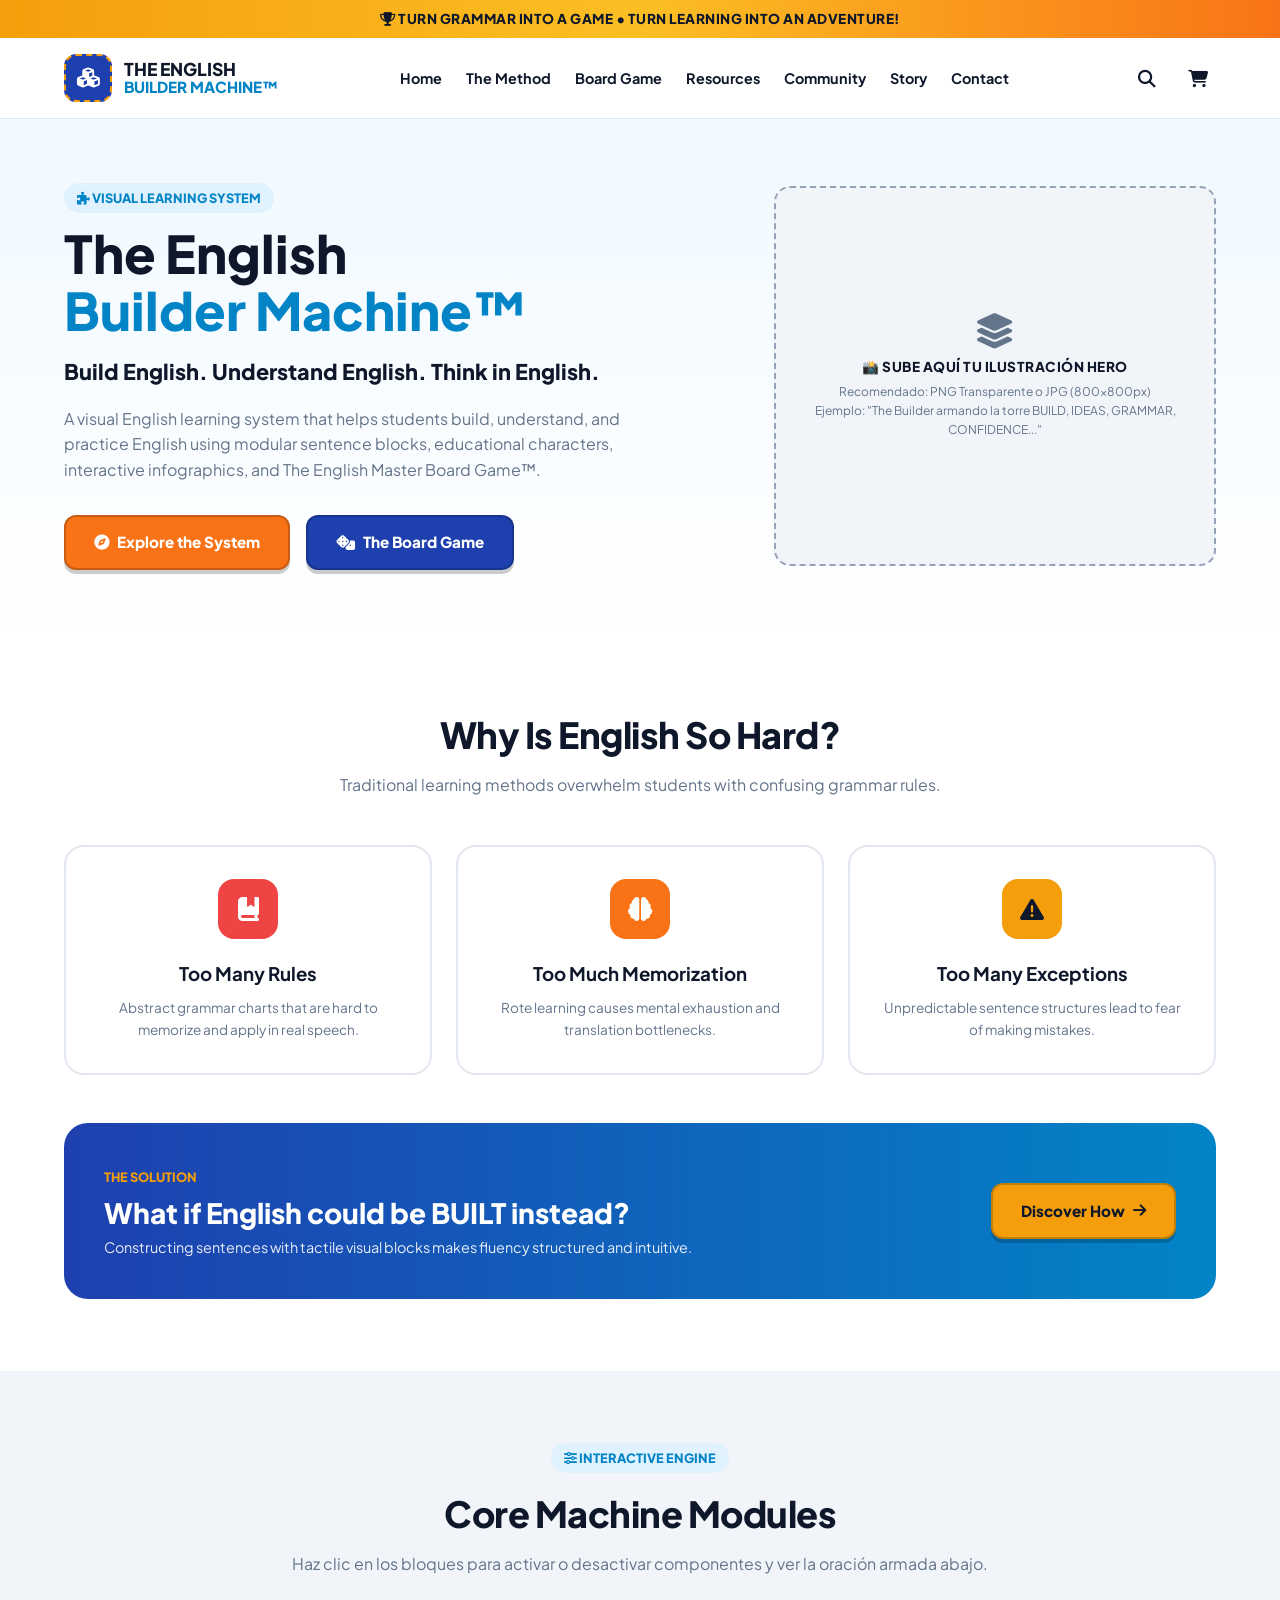
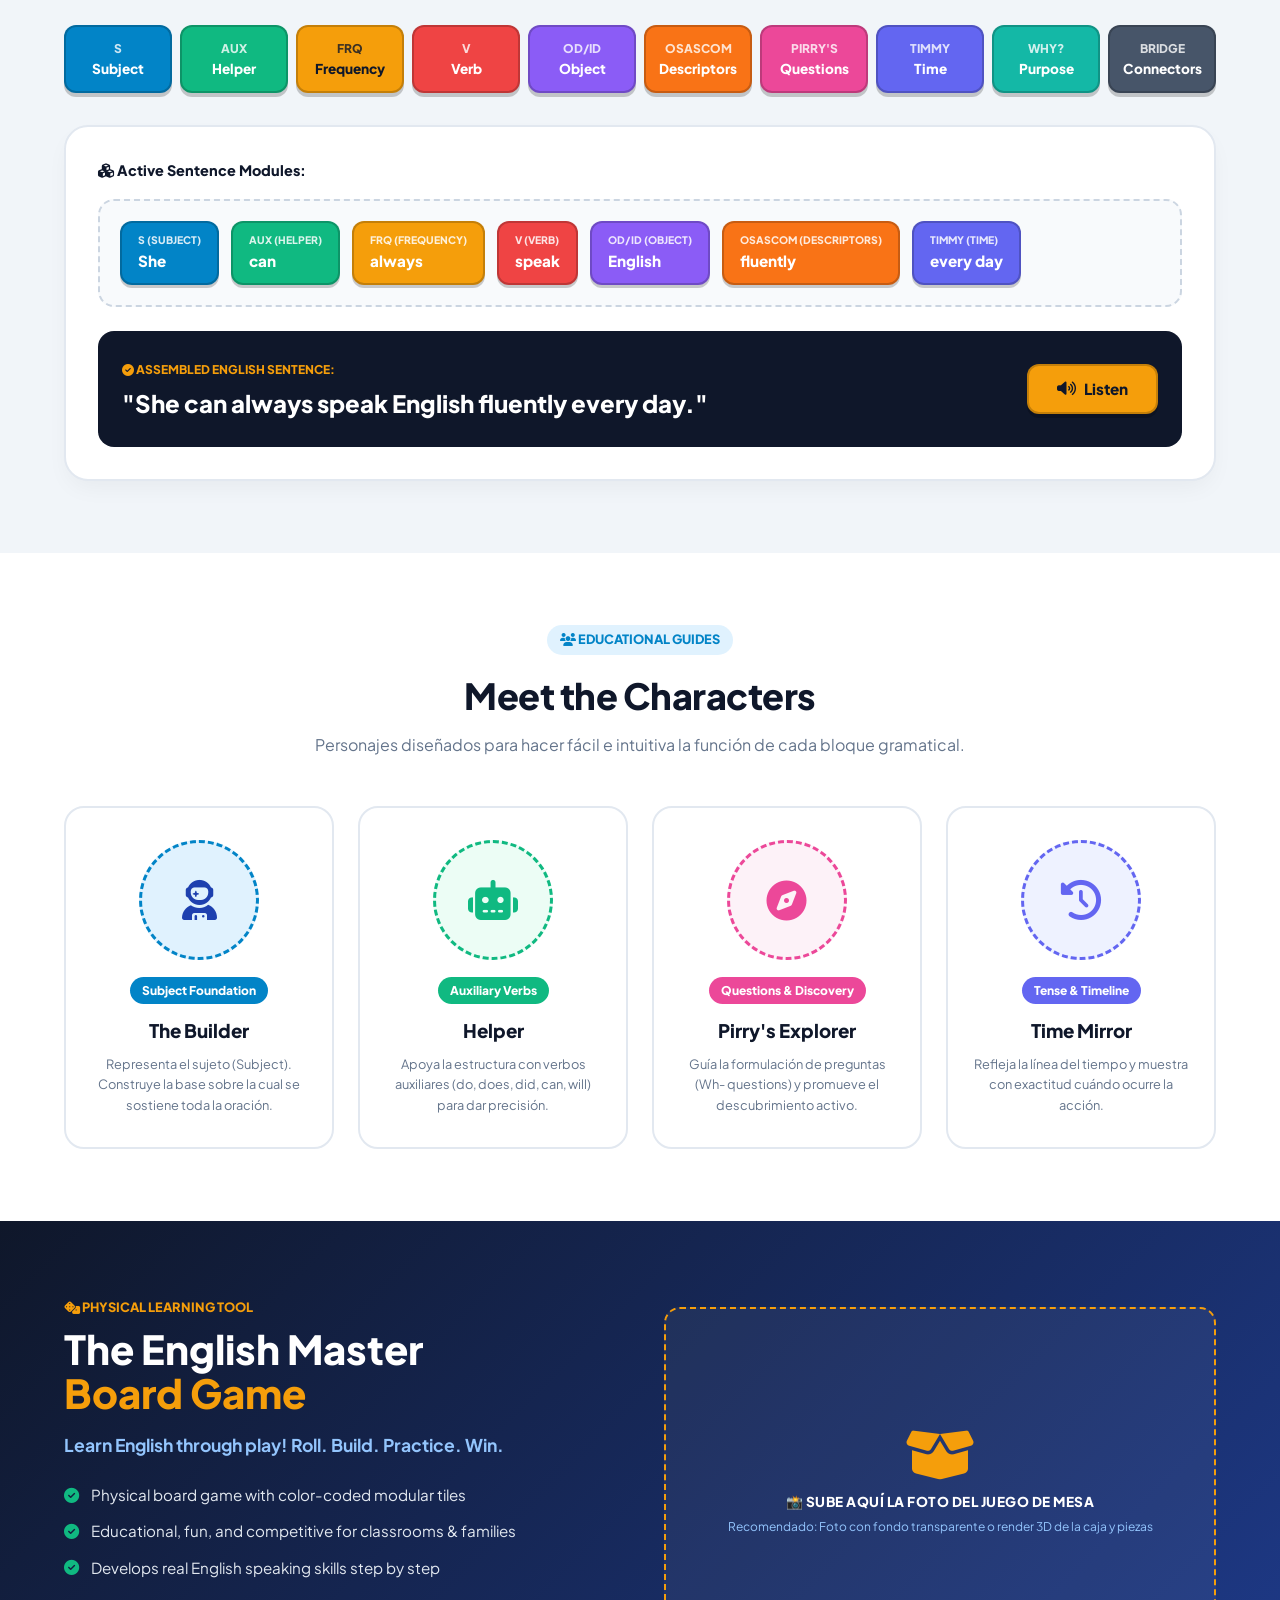
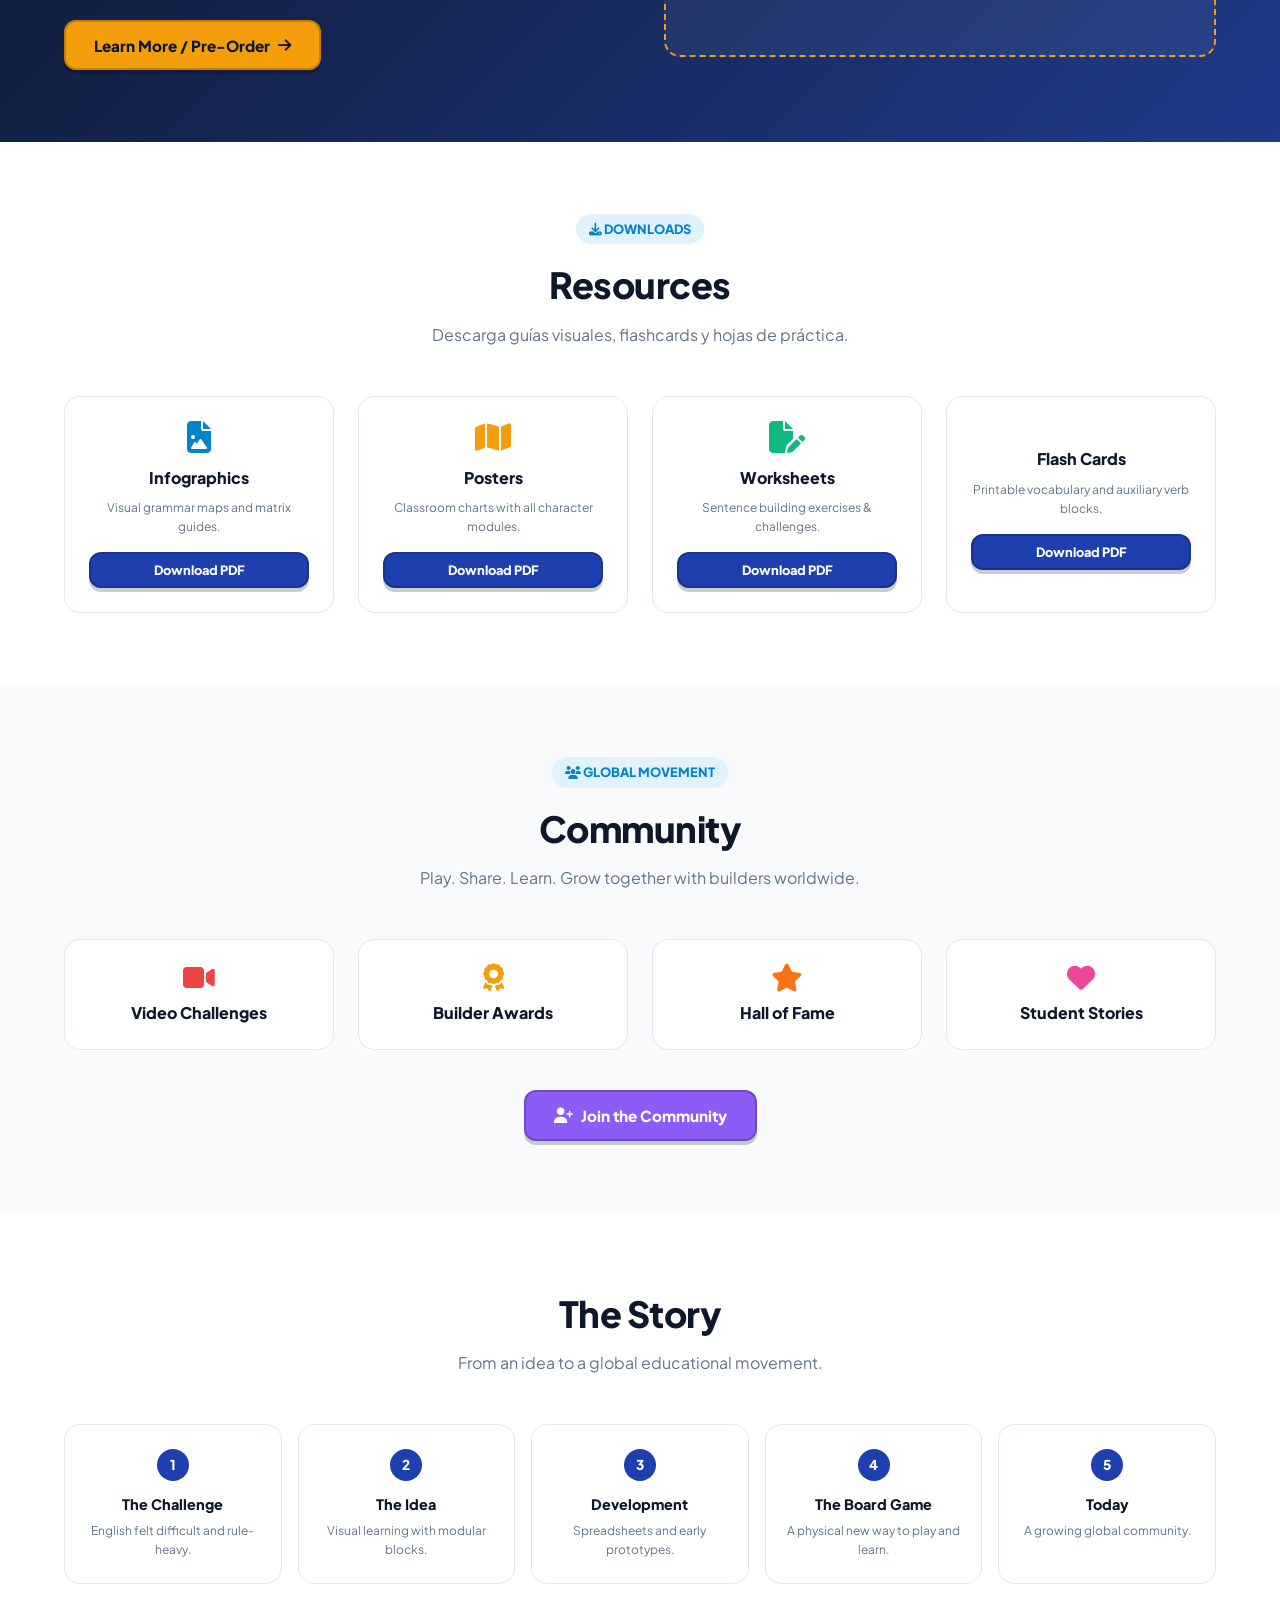
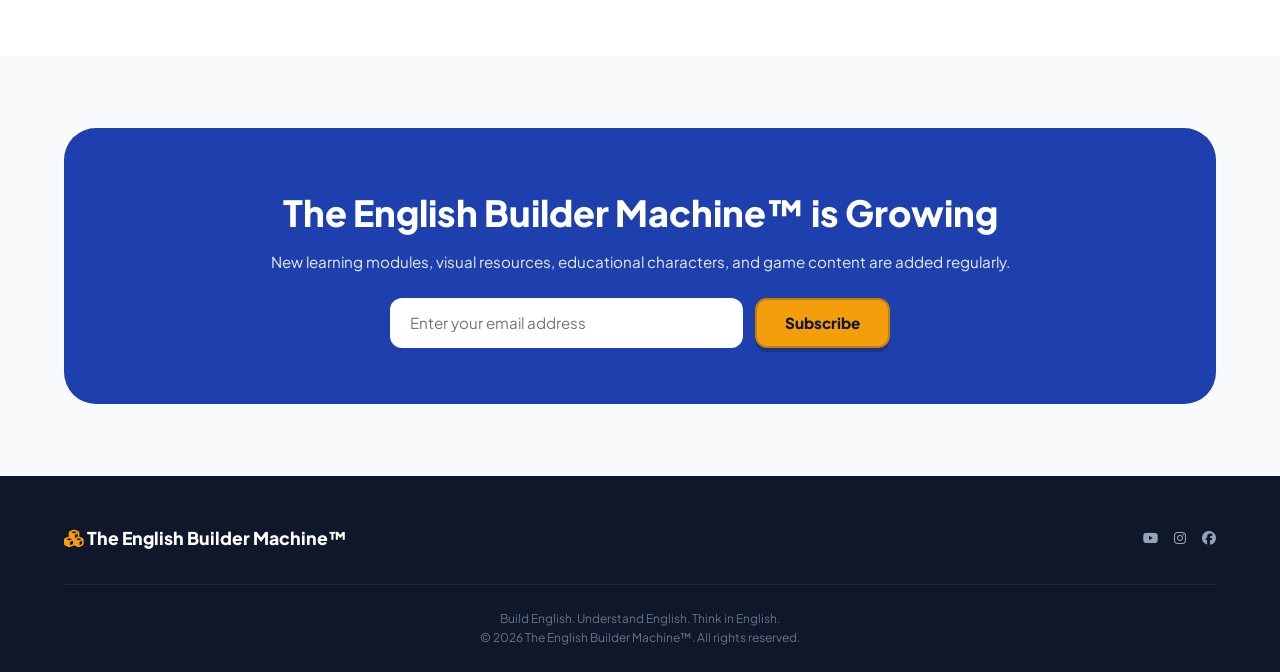
<file: homepage02.html>
<!DOCTYPE html>
<html lang="es">
<head>
    <meta charset="UTF-8">
    <meta name="viewport" content="width=device-width, initial-scale=1.0">
    <title>The English Builder Machine™ - Plantilla Modular Wireframe</title>
    
    <!-- Google Fonts: Plus Jakarta Sans -->
    <link rel="preconnect" href="https://fonts.googleapis.com">
    <link rel="preconnect" href="https://fonts.gstatic.com" crossorigin>
    <link href="https://fonts.googleapis.com/css2?family=Plus+Jakarta+Sans:wght@400;500;600;700;800;900&display=swap" rel="stylesheet">
    
    <!-- Font Awesome para Iconos de Apoyo -->
    <link rel="stylesheet" href="https://cdnjs.cloudflare.com/ajax/libs/font-awesome/6.4.0/css/all.min.css">

    <style>
        /* ==========================================================================
           VARIABLES DE DISEÑO Y COLORES DEL SISTEMA (Modifica aquí tus tonos)
           ========================================================================== */
        :root {
            /* Colores de Marca */
            --color-primary-blue: #1E40AF;
            --color-sky-blue: #0284C7;
            --color-yellow-accent: #F59E0B;
            --color-red-accent: #EF4444;
            --color-teal-accent: #14B8A6;
            --color-orange-accent: #F97316;
            --color-purple-accent: #8B5CF6;
            --color-pink-accent: #EC4899;
            --color-green-accent: #10B981;
            
            /* Neutros y Fondos */
            --bg-light: #F8FAFC;
            --bg-card: #FFFFFF;
            --text-dark: #0F172A;
            --text-muted: #64748B;
            --border-color: #E2E8F0;

            /* Tipografía */
            --font-main: 'Plus Jakarta Sans', sans-serif;
        }

        /* RESET BÁSICO */
        * {
            margin: 0;
            padding: 0;
            box-sizing: border-box;
            font-family: var(--font-main);
        }

        body {
            background-color: var(--bg-light);
            color: var(--text-dark);
            line-height: 1.6;
            overflow-x: hidden;
        }

        /* CONTENEDOR MÁXIMO RESPONSIVO */
        .container {
            max-width: 1200px;
            margin: 0 auto;
            padding: 0 1.5rem;
        }

        /* ==========================================================================
           ESTILOS PARA MARCOS / PLACEHOLDERS DE IMÁGENES Y AVATARES (SUBIDA FÁCIL)
           ========================================================================== */
        .image-placeholder {
            border: 2px dashed #94A3B8;
            background-color: #F1F5F9;
            border-radius: 1rem;
            display: flex;
            flex-direction: column;
            align-items: center;
            justify-content: center;
            padding: 1.5rem;
            text-align: center;
            color: #475569;
            transition: all 0.3s ease;
            position: relative;
            min-height: 180px;
        }

        .image-placeholder:hover {
            border-color: var(--color-sky-blue);
            background-color: #E0F2FE;
            color: var(--color-primary-blue);
        }

        .image-placeholder i {
            font-size: 2.2rem;
            margin-bottom: 0.5rem;
            color: #64748B;
        }

        .image-placeholder .placeholder-label {
            font-size: 0.85rem;
            font-weight: 800;
            text-transform: uppercase;
            letter-spacing: 0.5px;
            color: #0F172A;
            margin-bottom: 0.25rem;
        }

        .image-placeholder .placeholder-hint {
            font-size: 0.75rem;
            color: #64748B;
        }

        /* Avatar circular placeholder */
        .avatar-placeholder {
            width: 120px;
            height: 120px;
            border-radius: 50%;
            border: 3px dashed var(--color-sky-blue);
            background-color: #E0F2FE;
            display: flex;
            flex-direction: column;
            align-items: center;
            justify-content: center;
            margin: 0 auto 1rem auto;
            color: var(--color-primary-blue);
        }

        /* ==========================================================================
           ESTILOS GENERALES DE BOTONES Y Sombra BLOCK-SHADOW (Estilo LEGO)
           ========================================================================== */
        .btn-block {
            display: inline-flex;
            align-items: center;
            justify-content: center;
            gap: 0.5rem;
            padding: 0.85rem 1.75rem;
            font-weight: 800;
            font-size: 0.95rem;
            border-radius: 0.75rem;
            text-decoration: none;
            cursor: pointer;
            border: 2px solid rgba(0, 0, 0, 0.2);
            box-shadow: 0 4px 0 0 rgba(0, 0, 0, 0.2);
            transition: all 0.15s ease;
        }

        .btn-block:hover {
            transform: translateY(-2px);
            box-shadow: 0 6px 0 0 rgba(0, 0, 0, 0.2);
        }

        .btn-block:active {
            transform: translateY(2px);
            box-shadow: 0 1px 0 0 rgba(0, 0, 0, 0.2);
        }

        .btn-orange { background-color: var(--color-orange-accent); color: #FFF; }
        .btn-blue { background-color: var(--color-primary-blue); color: #FFF; }
        .btn-yellow { background-color: var(--color-yellow-accent); color: var(--text-dark); }
        .btn-purple { background-color: var(--color-purple-accent); color: #FFF; }

        /* SECCIONES Y ENCABEZADOS */
        .section-padding {
            padding: 4.5rem 0;
        }

        .section-header {
            text-align: center;
            max-width: 700px;
            margin: 0 auto 3rem auto;
        }

        .section-tag {
            display: inline-block;
            padding: 0.3rem 0.8rem;
            background-color: #E0F2FE;
            color: var(--color-sky-blue);
            border-radius: 2rem;
            font-size: 0.8rem;
            font-weight: 800;
            text-transform: uppercase;
            margin-bottom: 0.75rem;
        }

        .section-title {
            font-size: 2.25rem;
            font-weight: 900;
            letter-spacing: -0.5px;
            color: var(--text-dark);
            margin-bottom: 0.5rem;
        }

        .section-subtitle {
            font-size: 1rem;
            color: var(--text-muted);
        }

        /* BANNER SUPERIOR PROMO */
        .top-announcement {
            background: linear-gradient(90deg, var(--color-yellow-accent), #FBBF24, var(--color-orange-accent));
            color: #0F172A;
            text-align: center;
            padding: 0.5rem 1rem;
            font-weight: 800;
            font-size: 0.85rem;
            letter-spacing: 0.5px;
        }

        /* ==========================================================================
           BLOQUE 1: HEADER / NAVEGACIÓN
           ========================================================================== */
        .site-header {
            background-color: rgba(255, 255, 255, 0.95);
            backdrop-filter: blur(8px);
            border-bottom: 1px solid var(--border-color);
            position: sticky;
            top: 0;
            z-index: 1000;
        }

        .header-wrap {
            display: flex;
            align-items: center;
            justify-content: space-between;
            height: 80px;
        }

        .logo-area {
            display: flex;
            align-items: center;
            gap: 0.75rem;
            text-decoration: none;
        }

        .logo-placeholder-box {
            width: 48px;
            height: 48px;
            border: 2px dashed var(--color-yellow-accent);
            background-color: var(--color-primary-blue);
            color: #FFF;
            border-radius: 0.75rem;
            display: flex;
            align-items: center;
            justify-content: center;
            font-size: 1.25rem;
        }

        .nav-links {
            display: flex;
            gap: 1.5rem;
            list-style: none;
        }

        .nav-links a {
            text-decoration: none;
            color: var(--text-dark);
            font-weight: 700;
            font-size: 0.9rem;
            transition: color 0.2s;
        }

        .nav-links a:hover {
            color: var(--color-sky-blue);
        }

        .header-actions {
            display: flex;
            align-items: center;
            gap: 1rem;
        }

        .icon-btn {
            background: none;
            border: none;
            font-size: 1.1rem;
            color: var(--text-dark);
            cursor: pointer;
            padding: 0.5rem;
            border-radius: 50%;
            transition: background 0.2s;
        }

        .icon-btn:hover {
            background-color: #F1F5F9;
        }

        /* ==========================================================================
           BLOQUE 2: HERO SECTION
           ========================================================================== */
        .hero-section {
            padding: 4rem 0;
            background: linear-gradient(180deg, #F0F9FF 0%, #FFFFFF 100%);
        }

        .hero-grid {
            display: grid;
            grid-template-columns: 1.2fr 0.8fr;
            gap: 3rem;
            align-items: center;
        }

        .hero-content h1 {
            font-size: 3.25rem;
            font-weight: 900;
            line-height: 1.1;
            margin-bottom: 1rem;
        }

        .hero-content h1 .highlight {
            color: var(--color-sky-blue);
        }

        .hero-tagline {
            font-size: 1.35rem;
            font-weight: 800;
            color: var(--text-dark);
            margin-bottom: 1rem;
        }

        .hero-description {
            font-size: 1rem;
            color: var(--text-muted);
            margin-bottom: 2rem;
            max-width: 600px;
        }

        .hero-ctas {
            display: flex;
            gap: 1rem;
            flex-wrap: wrap;
        }

        /* ==========================================================================
           BLOQUE 3: EL PROBLEMA ("Why Is English So Hard?")
           ========================================================================== */
        .problem-grid {
            display: grid;
            grid-template-columns: repeat(auto-fit, minmax(280px, 1fr));
            gap: 1.5rem;
            margin-bottom: 3rem;
        }

        .problem-card {
            background-color: var(--bg-card);
            border: 2px solid var(--border-color);
            border-radius: 1.25rem;
            padding: 2rem;
            text-align: center;
        }

        .problem-icon {
            width: 60px;
            height: 60px;
            border-radius: 1rem;
            display: flex;
            align-items: center;
            justify-content: center;
            margin: 0 auto 1.25rem auto;
            font-size: 1.5rem;
            color: #FFF;
        }

        .solution-banner {
            background: linear-gradient(90deg, var(--color-primary-blue), var(--color-sky-blue));
            color: #FFF;
            border-radius: 1.5rem;
            padding: 2.5rem;
            display: flex;
            align-items: center;
            justify-content: space-between;
            gap: 2rem;
            flex-wrap: wrap;
        }

        /* ==========================================================================
           BLOQUE 4: CORE MACHINE MODULES (MATRIZ INTERACTIVA)
           ========================================================================== */
        .modules-section {
            background-color: #F1F5F9;
        }

        .modules-palette {
            display: grid;
            grid-template-columns: repeat(auto-fit, minmax(100px, 1fr));
            gap: 0.5rem;
            margin-bottom: 2rem;
        }

        .module-chip {
            padding: 0.75rem 0.5rem;
            border-radius: 0.75rem;
            text-align: center;
            color: #FFF;
            font-weight: 800;
            border: 2px solid rgba(0,0,0,0.2);
            cursor: pointer;
            box-shadow: 0 4px 0 rgba(0,0,0,0.2);
            transition: all 0.2s;
            user-select: none;
        }

        .module-chip:active {
            transform: translateY(2px);
            box-shadow: 0 1px 0 rgba(0,0,0,0.2);
        }

        .module-chip.disabled {
            opacity: 0.35;
            filter: grayscale(80%);
        }

        .chip-code { font-size: 0.75rem; opacity: 0.8; display: block; }
        .chip-name { font-size: 0.85rem; display: block; }

        /* Colores específicos de cada bloque */
        .mod-s { background-color: var(--color-sky-blue); }
        .mod-aux { background-color: var(--color-green-accent); }
        .mod-frq { background-color: var(--color-yellow-accent); color: var(--text-dark); }
        .mod-v { background-color: var(--color-red-accent); }
        .mod-obj { background-color: var(--color-purple-accent); }
        .mod-desc { background-color: var(--color-orange-accent); }
        .mod-pirry { background-color: var(--color-pink-accent); }
        .mod-time { background-color: #6366F1; }
        .mod-why { background-color: var(--color-teal-accent); }
        .mod-bridge { background-color: #475569; }

        /* Visualizador de la Oración Ensamblada */
        .builder-workspace {
            background-color: #FFF;
            border: 2px solid var(--border-color);
            border-radius: 1.5rem;
            padding: 2rem;
            box-shadow: 0 10px 25px -5px rgba(0,0,0,0.05);
        }

        .sentence-preview-area {
            display: flex;
            flex-wrap: wrap;
            gap: 0.75rem;
            min-height: 90px;
            padding: 1.25rem;
            background-color: #F8FAFC;
            border: 2px dashed #CBD5E1;
            border-radius: 1rem;
            align-items: center;
            margin-bottom: 1.5rem;
        }

        .active-word-block {
            padding: 0.6rem 1rem;
            border-radius: 0.75rem;
            color: #FFF;
            font-weight: 800;
            font-size: 0.95rem;
            display: flex;
            flex-direction: column;
            border: 2px solid rgba(0,0,0,0.2);
            box-shadow: 0 3px 0 rgba(0,0,0,0.2);
        }

        .active-word-block .block-type {
            font-size: 0.65rem;
            text-transform: uppercase;
            opacity: 0.85;
        }

        .output-box {
            background-color: #0F172A;
            color: #FFF;
            padding: 1.5rem;
            border-radius: 1rem;
            display: flex;
            align-items: center;
            justify-content: space-between;
            gap: 1rem;
            flex-wrap: wrap;
        }

        /* ==========================================================================
           BLOQUE 5: PERSONAJES (MEET THE CHARACTERS)
           ========================================================================== */
        .characters-grid {
            display: grid;
            grid-template-columns: repeat(auto-fit, minmax(240px, 1fr));
            gap: 1.5rem;
        }

        .character-card {
            background-color: var(--bg-card);
            border: 2px solid var(--border-color);
            border-radius: 1.25rem;
            padding: 2rem 1.5rem;
            text-align: center;
            transition: transform 0.2s;
        }

        .character-card:hover {
            transform: translateY(-5px);
        }

        .character-role-tag {
            display: inline-block;
            padding: 0.25rem 0.75rem;
            border-radius: 1rem;
            font-size: 0.75rem;
            font-weight: 800;
            color: #FFF;
            margin-bottom: 0.75rem;
        }

        /* ==========================================================================
           BLOQUE 6: JUEGO DE MESA (THE BOARD GAME)
           ========================================================================== */
        .boardgame-section {
            background: linear-gradient(135deg, #0F172A 0%, #1E3A8A 100%);
            color: #FFF;
        }

        .boardgame-grid {
            display: grid;
            grid-template-columns: 1fr 1fr;
            gap: 3rem;
            align-items: center;
        }

        .check-list {
            list-style: none;
            margin: 1.5rem 0;
        }

        .check-list li {
            display: flex;
            align-items: center;
            gap: 0.75rem;
            margin-bottom: 0.75rem;
            font-size: 0.95rem;
            color: #E2E8F0;
        }

        .check-list i {
            color: var(--color-green-accent);
        }

        /* ==========================================================================
           BLOQUE 7: RECURSOS DESCARGABLES
           ========================================================================== */
        .resources-grid {
            display: grid;
            grid-template-columns: repeat(auto-fit, minmax(220px, 1fr));
            gap: 1.5rem;
        }

        .resource-card {
            background-color: var(--bg-card);
            border: 1px solid var(--border-color);
            border-radius: 1rem;
            padding: 1.5rem;
            text-align: center;
        }

        /* ==========================================================================
           BLOQUE 8: COMUNIDAD
           ========================================================================== */
        .community-section {
            background-color: #F8FAFC;
        }

        .community-grid {
            display: grid;
            grid-template-columns: repeat(auto-fit, minmax(220px, 1fr));
            gap: 1.5rem;
            margin-bottom: 2.5rem;
        }

        .community-item {
            background: #FFF;
            padding: 1.5rem;
            border-radius: 1rem;
            border: 1px solid var(--border-color);
            text-align: center;
        }

        /* ==========================================================================
           BLOQUE 9: LA HISTORIA (TIMELINE)
           ========================================================================== */
        .timeline-grid {
            display: grid;
            grid-template-columns: repeat(auto-fit, minmax(180px, 1fr));
            gap: 1rem;
        }

        .timeline-step {
            background-color: var(--bg-card);
            border: 1px solid var(--border-color);
            border-radius: 1rem;
            padding: 1.5rem 1rem;
            text-align: center;
            position: relative;
        }

        .step-number {
            width: 32px;
            height: 32px;
            background-color: var(--color-primary-blue);
            color: #FFF;
            border-radius: 50%;
            display: flex;
            align-items: center;
            justify-content: center;
            font-weight: 800;
            margin: 0 auto 0.75rem auto;
            font-size: 0.85rem;
        }

        /* ==========================================================================
           BLOQUE 10 & 11: NEWSLETTER & FOOTER
           ========================================================================== */
        .cta-newsletter {
            background-color: var(--color-primary-blue);
            color: #FFF;
            border-radius: 2rem;
            padding: 3.5rem 2rem;
            text-align: center;
        }

        .newsletter-form {
            display: flex;
            gap: 0.75rem;
            max-width: 500px;
            margin: 1.5rem auto 0 auto;
        }

        .newsletter-form input {
            flex: 1;
            padding: 0.85rem 1.25rem;
            border-radius: 0.75rem;
            border: none;
            outline: none;
            font-size: 0.95rem;
        }

        .site-footer {
            background-color: #0F172A;
            color: #94A3B8;
            padding: 3rem 0 1.5rem 0;
            font-size: 0.85rem;
        }

        .footer-wrap {
            display: flex;
            justify-content: space-between;
            align-items: center;
            flex-wrap: wrap;
            gap: 1.5rem;
            padding-bottom: 2rem;
            border-bottom: 1px solid #1E293B;
        }

        /* MEDIA QUERIES (RESPONSIVO PARA MÓVILES) */
        @media (max-width: 900px) {
            .hero-grid, .boardgame-grid {
                grid-template-columns: 1fr;
            }
            .hero-content h1 {
                font-size: 2.25rem;
            }
            .nav-links {
                display: none; /* Simplificado para demo framework */
            }
        }
    </style>
</head>
<body>

    <!-- ==========================================================================
         ANUNCIO / BANNER SUPERIOR
         ========================================================================== -->
    <div class="top-announcement">
        <i class="fa-solid fa-trophy"></i> TURN GRAMMAR INTO A GAME • TURN LEARNING INTO AN ADVENTURE!
    </div>

    <!-- ==========================================================================
         BLOQUE 1: HEADER / NAVEGACIÓN
         ========================================================================== -->
    <!-- LAYER 1: HEADER -->
    <header class="site-header">
        <div class="container header-wrap">
            
            <!-- STEP 1.1: LOGOTIPO (PUEDES REEMPLAZAR EL PLACEHOLDING POR TU IMAGEN DE LOGO) -->
            <a href="#" class="logo-area">
                <!-- 📸 SUBE AQUÍ TU LOGO: Reemplaza este div por <img src="tu-logo.png" alt="Logo" style="height:48px;"> -->
                <div class="logo-placeholder-box">
                    <i class="fa-solid fa-cubes"></i>
                </div>
                <div>
                    <div style="font-weight: 900; line-height: 1; font-size: 1.1rem; color: #0F172A;">THE ENGLISH</div>
                    <div style="font-weight: 900; line-height: 1; font-size: 0.95rem; color: var(--color-sky-blue);">BUILDER MACHINE™</div>
                </div>
            </a>

            <!-- ENLACES DE NAVEGACIÓN -->
            <nav>
                <ul class="nav-links">
                    <li><a href="#home">Home</a></li>
                    <li><a href="#method">The Method</a></li>
                    <li><a href="#boardgame">Board Game</a></li>
                    <li><a href="#resources">Resources</a></li>
                    <li><a href="#community">Community</a></li>
                    <li><a href="#story">Story</a></li>
                    <li><a href="#contact">Contact</a></li>
                </ul>
            </nav>

            <!-- ACCIONES RAPIDAS -->
            <div class="header-actions">
                <button class="icon-btn" title="Buscar"><i class="fa-solid fa-magnifying-glass"></i></button>
                <button class="icon-btn" title="Carrito"><i class="fa-solid fa-cart-shopping"></i></button>
            </div>
        </div>
    </header>


    <!-- ==========================================================================
         BLOQUE 2: HERO SECTION
         ========================================================================== -->
    <!-- LAYER 2: HERO SECTION -->
    <section id="home" class="hero-section">
        <div class="container hero-grid">
            
            <!-- TEXTOS PRINCIPALES DEL HERO -->
            <div class="hero-content">
                <span class="section-tag"><i class="fa-solid fa-puzzle-piece"></i> Visual Learning System</span>
                <h1>The English <br><span class="highlight">Builder Machine™</span></h1>
                <p class="hero-tagline">Build English. Understand English. Think in English.</p>
                <p class="hero-description">
                    A visual English learning system that helps students build, understand, and practice English using modular sentence blocks, educational characters, interactive infographics, and The English Master Board Game™.
                </p>

                <div class="hero-ctas">
                    <a href="#method" class="btn-block btn-orange">
                        <i class="fa-solid fa-compass"></i> Explore the System
                    </a>
                    <a href="#boardgame" class="btn-block btn-blue">
                        <i class="fa-solid fa-dice"></i> The Board Game
                    </a>
                </div>
            </div>

            <!-- STEP 2.1: MARCO PARA IMAGEN O ILUSTRACIÓN DEL HERO (TORRE / BUILDER) -->
            <div class="hero-media">
                <!-- 📸 SUBE AQUÍ TU IMAGEN DEL HERO (Ej: The Builder con la Torre de Bloques) -->
                <div class="image-placeholder" style="min-height: 380px;">
                    <i class="fa-solid fa-layer-group"></i>
                    <span class="placeholder-label">📸 SUBE AQUÍ TU ILUSTRACIÓN HERO</span>
                    <span class="placeholder-hint">Recomendado: PNG Transparente o JPG (800x800px)<br>Ejemplo: "The Builder armando la torre BUILD, IDEAS, GRAMMAR, CONFIDENCE..."</span>
                </div>
            </div>

        </div>
    </section>


    <!-- ==========================================================================
         BLOQUE 3: EL PROBLEMA ("Why Is English So Hard?")
         ========================================================================== -->
    <!-- LAYER 3: THE PROBLEM -->
    <section class="section-padding" style="background-color: #FFF;">
        <div class="container">
            <div class="section-header">
                <h2 class="section-title">Why Is English So Hard?</h2>
                <p class="section-subtitle">Traditional learning methods overwhelm students with confusing grammar rules.</p>
            </div>

            <div class="problem-grid">
                <!-- CARD 1 -->
                <div class="problem-card">
                    <div class="problem-icon" style="background-color: var(--color-red-accent);">
                        <i class="fa-solid fa-book-bookmark"></i>
                    </div>
                    <h3>Too Many Rules</h3>
                    <p style="font-size: 0.85rem; color: var(--text-muted); margin-top: 0.5rem;">Abstract grammar charts that are hard to memorize and apply in real speech.</p>
                </div>

                <!-- CARD 2 -->
                <div class="problem-card">
                    <div class="problem-icon" style="background-color: var(--color-orange-accent);">
                        <i class="fa-solid fa-brain"></i>
                    </div>
                    <h3>Too Much Memorization</h3>
                    <p style="font-size: 0.85rem; color: var(--text-muted); margin-top: 0.5rem;">Rote learning causes mental exhaustion and translation bottlenecks.</p>
                </div>

                <!-- CARD 3 -->
                <div class="problem-card">
                    <div class="problem-icon" style="background-color: var(--color-yellow-accent); color: #0F172A;">
                        <i class="fa-solid fa-triangle-exclamation"></i>
                    </div>
                    <h3>Too Many Exceptions</h3>
                    <p style="font-size: 0.85rem; color: var(--text-muted); margin-top: 0.5rem;">Unpredictable sentence structures lead to fear of making mistakes.</p>
                </div>
            </div>

            <!-- SOLUCIÓN / PARADIGMA -->
            <div class="solution-banner">
                <div>
                    <span style="color: var(--color-yellow-accent); font-weight: 800; text-transform: uppercase; font-size: 0.8rem;">The Solution</span>
                    <h3 style="font-size: 1.75rem; font-weight: 900; margin-top: 0.2rem;">What if English could be BUILT instead?</h3>
                    <p style="font-size: 0.9rem; opacity: 0.9;">Constructing sentences with tactile visual blocks makes fluency structured and intuitive.</p>
                </div>
                <a href="#method" class="btn-block btn-yellow">
                    Discover How <i class="fa-solid fa-arrow-right"></i>
                </a>
            </div>
        </div>
    </section>


    <!-- ==========================================================================
         BLOQUE 4: CORE MACHINE MODULES (SISTEMA INTERACTIVO DE BLOQUES)
         ========================================================================== -->
    <!-- LAYER 4: CORE MACHINE MODULES -->
    <section id="method" class="section-padding modules-section">
        <div class="container">
            <div class="section-header">
                <span class="section-tag"><i class="fa-solid fa-sliders"></i> Interactive Engine</span>
                <h2 class="section-title">Core Machine Modules</h2>
                <p class="section-subtitle">Haz clic en los bloques para activar o desactivar componentes y ver la oración armada abajo.</p>
            </div>

            <!-- PALETA DE BLOQUES CONMUTABLES (10 MÓDULOS) -->
            <div class="modules-palette">
                <!-- 1. SUBJECT -->
                <div class="module-chip mod-s" onclick="toggleBlock('subject')">
                    <span class="chip-code">S</span>
                    <span class="chip-name">Subject</span>
                </div>
                <!-- 2. HELPER (AUX) -->
                <div class="module-chip mod-aux" onclick="toggleBlock('aux')">
                    <span class="chip-code">AUX</span>
                    <span class="chip-name">Helper</span>
                </div>
                <!-- 3. FREQUENCY -->
                <div class="module-chip mod-frq" onclick="toggleBlock('frq')">
                    <span class="chip-code">FRQ</span>
                    <span class="chip-name">Frequency</span>
                </div>
                <!-- 4. VERB -->
                <div class="module-chip mod-v" onclick="toggleBlock('verb')">
                    <span class="chip-code">V</span>
                    <span class="chip-name">Verb</span>
                </div>
                <!-- 5. OBJECT -->
                <div class="module-chip mod-obj" onclick="toggleBlock('object')">
                    <span class="chip-code">OD/ID</span>
                    <span class="chip-name">Object</span>
                </div>
                <!-- 6. DESCRIPTORS -->
                <div class="module-chip mod-desc" onclick="toggleBlock('descriptors')">
                    <span class="chip-code">OSASCOM</span>
                    <span class="chip-name">Descriptors</span>
                </div>
                <!-- 7. PIRRY'S -->
                <div class="module-chip mod-pirry" onclick="toggleBlock('questions')">
                    <span class="chip-code">PIRRY'S</span>
                    <span class="chip-name">Questions</span>
                </div>
                <!-- 8. TIMMY -->
                <div class="module-chip mod-time" onclick="toggleBlock('time')">
                    <span class="chip-code">TIMMY</span>
                    <span class="chip-name">Time</span>
                </div>
                <!-- 9. PURPOSE -->
                <div class="module-chip mod-why" onclick="toggleBlock('purpose')">
                    <span class="chip-code">WHY?</span>
                    <span class="chip-name">Purpose</span>
                </div>
                <!-- 10. BRIDGE -->
                <div class="module-chip mod-bridge" onclick="toggleBlock('bridge')">
                    <span class="chip-code">BRIDGE</span>
                    <span class="chip-name">Connectors</span>
                </div>
            </div>

            <!-- ESPACIO DE TRABAJO Y VISTA PREVIA INTERACTIVA -->
            <div class="builder-workspace">
                <div style="margin-bottom: 1rem; font-weight: 800; font-size: 0.9rem; color: var(--text-dark);">
                    <i class="fa-solid fa-cubes"></i> Active Sentence Modules:
                </div>

                <!-- CONTENEDOR DONDE SE RENDERIZAN LOS BLOQUES ACTIVOS -->
                <div class="sentence-preview-area" id="activeBlocksContainer">
                    <!-- Los bloques se inyectan dinámicamente mediante JavaScript -->
                </div>

                <!-- RESULTADO DE LA ORACIÓN FINAL -->
                <div class="output-box">
                    <div>
                        <span style="font-size: 0.75rem; color: var(--color-yellow-accent); font-weight: 800; text-transform: uppercase;">
                            <i class="fa-solid fa-circle-check"></i> Assembled English Sentence:
                        </span>
                        <div id="assembledText" style="font-size: 1.5rem; font-weight: 900; margin-top: 0.25rem;">
                            "She can always speak English fluently every day."
                        </div>
                    </div>
                    <button class="btn-block btn-yellow" onclick="readSentence()">
                        <i class="fa-solid fa-volume-high"></i> Listen
                    </button>
                </div>
            </div>

        </div>
    </section>


    <!-- ==========================================================================
         BLOQUE 5: PERSONAJES (MEET THE CHARACTERS)
         ========================================================================== -->
    <!-- LAYER 5: MEET THE CHARACTERS -->
    <section class="section-padding" style="background-color: #FFF;">
        <div class="container">
            <div class="section-header">
                <span class="section-tag"><i class="fa-solid fa-users"></i> Educational Guides</span>
                <h2 class="section-title">Meet the Characters</h2>
                <p class="section-subtitle">Personajes diseñados para hacer fácil e intuitiva la función de cada bloque gramatical.</p>
            </div>

            <div class="characters-grid">
                
                <!-- PERSONAJE 1: THE BUILDER -->
                <div class="character-card">
                    <!-- 📸 STEP 5.1: AVATAR THE BUILDER -->
                    <div class="avatar-placeholder">
                        <i class="fa-solid fa-user-astronaut" style="font-size: 2.5rem;"></i>
                    </div>
                    <!-- REEMPLAZA POR: <img src="builder-avatar.png" alt="The Builder" class="avatar-img"> -->
                    
                    <span class="character-role-tag" style="background-color: var(--color-sky-blue);">Subject Foundation</span>
                    <h3 style="font-weight: 900;">The Builder</h3>
                    <p style="font-size: 0.8rem; color: var(--text-muted); margin-top: 0.5rem;">
                        Representa el sujeto (Subject). Construye la base sobre la cual se sostiene toda la oración.
                    </p>
                </div>

                <!-- PERSONAJE 2: HELPER -->
                <div class="character-card">
                    <!-- 📸 STEP 5.2: AVATAR HELPER -->
                    <div class="avatar-placeholder" style="border-color: var(--color-green-accent); color: var(--color-green-accent); background-color: #ECFDF5;">
                        <i class="fa-solid fa-robot" style="font-size: 2.5rem;"></i>
                    </div>
                    <!-- REEMPLAZA POR: <img src="helper-avatar.png" alt="Helper" class="avatar-img"> -->

                    <span class="character-role-tag" style="background-color: var(--color-green-accent);">Auxiliary Verbs</span>
                    <h3 style="font-weight: 900;">Helper</h3>
                    <p style="font-size: 0.8rem; color: var(--text-muted); margin-top: 0.5rem;">
                        Apoya la estructura con verbos auxiliares (do, does, did, can, will) para dar precisión.
                    </p>
                </div>

                <!-- PERSONAJE 3: PIRRY'S EXPLORER -->
                <div class="character-card">
                    <!-- 📸 STEP 5.3: AVATAR PIRRY'S -->
                    <div class="avatar-placeholder" style="border-color: var(--color-pink-accent); color: var(--color-pink-accent); background-color: #FDF2F8;">
                        <i class="fa-solid fa-compass" style="font-size: 2.5rem;"></i>
                    </div>
                    <!-- REEMPLAZA POR: <img src="pirry-avatar.png" alt="Pirry Explorer" class="avatar-img"> -->

                    <span class="character-role-tag" style="background-color: var(--color-pink-accent);">Questions & Discovery</span>
                    <h3 style="font-weight: 900;">Pirry's Explorer</h3>
                    <p style="font-size: 0.8rem; color: var(--text-muted); margin-top: 0.5rem;">
                        Guía la formulación de preguntas (Wh- questions) y promueve el descubrimiento activo.
                    </p>
                </div>

                <!-- PERSONAJE 4: TIME MIRROR -->
                <div class="character-card">
                    <!-- 📸 STEP 5.4: AVATAR TIME MIRROR -->
                    <div class="avatar-placeholder" style="border-color: #6366F1; color: #6366F1; background-color: #EEF2FF;">
                        <i class="fa-solid fa-clock-rotate-left" style="font-size: 2.5rem;"></i>
                    </div>
                    <!-- REEMPLAZA POR: <img src="time-mirror-avatar.png" alt="Time Mirror" class="avatar-img"> -->

                    <span class="character-role-tag" style="background-color: #6366F1;">Tense & Timeline</span>
                    <h3 style="font-weight: 900;">Time Mirror</h3>
                    <p style="font-size: 0.8rem; color: var(--text-muted); margin-top: 0.5rem;">
                        Refleja la línea del tiempo y muestra con exactitud cuándo ocurre la acción.
                    </p>
                </div>

            </div>
        </div>
    </section>


    <!-- ==========================================================================
         BLOQUE 6: JUEGO DE MESA (THE BOARD GAME)
         ========================================================================== -->
    <!-- LAYER 6: THE BOARD GAME -->
    <section id="boardgame" class="section-padding boardgame-section">
        <div class="container boardgame-grid">
            
            <!-- INFORMACIÓN Y DETALLES DEL JUEGO -->
            <div>
                <span style="color: var(--color-yellow-accent); font-weight: 800; font-size: 0.8rem; text-transform: uppercase;">
                    <i class="fa-solid fa-dice"></i> Physical Learning Tool
                </span>
                <h2 style="font-size: 2.5rem; font-weight: 900; margin-top: 0.5rem; line-height: 1.1;">
                    The English Master <br><span style="color: var(--color-yellow-accent);">Board Game</span>
                </h2>
                <p style="margin-top: 1rem; color: #93C5FD; font-size: 1.1rem; font-weight: 700;">
                    Learn English through play! Roll. Build. Practice. Win.
                </p>

                <ul class="check-list">
                    <li><i class="fa-solid fa-circle-check"></i> Physical board game with color-coded modular tiles</li>
                    <li><i class="fa-solid fa-circle-check"></i> Educational, fun, and competitive for classrooms & families</li>
                    <li><i class="fa-solid fa-circle-check"></i> Develops real English speaking skills step by step</li>
                </ul>

                <button class="btn-block btn-yellow" style="margin-top: 1rem;">
                    Learn More / Pre-Order <i class="fa-solid fa-arrow-right"></i>
                </button>
            </div>

            <!-- STEP 6.1: MARCO PARA FOTO DE LA CAJA DEL JUEGO DE MESA -->
            <div>
                <!-- 📸 SUBE AQUÍ LA FOTO DE TU JUEGO DE MESA (Caja + Tablero) -->
                <div class="image-placeholder" style="min-height: 350px; background-color: rgba(255,255,255,0.05); border-color: var(--color-yellow-accent); color: #FFF;">
                    <i class="fa-solid fa-box-open" style="font-size: 3.5rem; color: var(--color-yellow-accent);"></i>
                    <span class="placeholder-label" style="color: #FFF;">📸 SUBE AQUÍ LA FOTO DEL JUEGO DE MESA</span>
                    <span class="placeholder-hint" style="color: #93C5FD;">Recomendado: Foto con fondo transparente o render 3D de la caja y piezas</span>
                </div>
            </div>

        </div>
    </section>


    <!-- ==========================================================================
         BLOQUE 7: RECURSOS DESCARGABLES
         ========================================================================== -->
    <!-- LAYER 7: RESOURCES -->
    <section id="resources" class="section-padding" style="background-color: #FFF;">
        <div class="container">
            <div class="section-header">
                <span class="section-tag"><i class="fa-solid fa-download"></i> Downloads</span>
                <h2 class="section-title">Resources</h2>
                <p class="section-subtitle">Descarga guías visuales, flashcards y hojas de práctica.</p>
            </div>

            <div class="resources-grid">
                <!-- RECURSO 1: INFOGRAFIAS -->
                <div class="resource-card">
                    <i class="fa-solid fa-file-image" style="font-size: 2rem; color: var(--color-sky-blue); margin-bottom: 0.75rem;"></i>
                    <h4 style="font-weight: 800;">Infographics</h4>
                    <p style="font-size: 0.75rem; color: var(--text-muted); margin: 0.5rem 0 1rem 0;">Visual grammar maps and matrix guides.</p>
                    <button class="btn-block btn-blue" style="width: 100%; font-size: 0.8rem; padding: 0.5rem;">Download PDF</button>
                </div>

                <!-- RECURSO 2: POSTERS -->
                <div class="resource-card">
                    <i class="fa-solid fa-map" style="font-size: 2rem; color: var(--color-yellow-accent); margin-bottom: 0.75rem;"></i>
                    <h4 style="font-weight: 800;">Posters</h4>
                    <p style="font-size: 0.75rem; color: var(--text-muted); margin: 0.5rem 0 1rem 0;">Classroom charts with all character modules.</p>
                    <button class="btn-block btn-blue" style="width: 100%; font-size: 0.8rem; padding: 0.5rem;">Download PDF</button>
                </div>

                <!-- RECURSO 3: WORKSHEETS -->
                <div class="resource-card">
                    <i class="fa-solid fa-file-pen" style="font-size: 2rem; color: var(--color-green-accent); margin-bottom: 0.75rem;"></i>
                    <h4 style="font-weight: 800;">Worksheets</h4>
                    <p style="font-size: 0.75rem; color: var(--text-muted); margin: 0.5rem 0 1rem 0;">Sentence building exercises & challenges.</p>
                    <button class="btn-block btn-blue" style="width: 100%; font-size: 0.8rem; padding: 0.5rem;">Download PDF</button>
                </div>

                <!-- RECURSO 4: FLASHCARDS -->
                <div class="resource-card">
                    <i class="fa-solid fa-cards-blank" style="font-size: 2rem; color: var(--color-purple-accent); margin-bottom: 0.75rem;"></i>
                    <h4 style="font-weight: 800;">Flash Cards</h4>
                    <p style="font-size: 0.75rem; color: var(--text-muted); margin: 0.5rem 0 1rem 0;">Printable vocabulary and auxiliary verb blocks.</p>
                    <button class="btn-block btn-blue" style="width: 100%; font-size: 0.8rem; padding: 0.5rem;">Download PDF</button>
                </div>
            </div>
        </div>
    </section>


    <!-- ==========================================================================
         BLOQUE 8: COMUNIDAD
         ========================================================================== -->
    <!-- LAYER 8: COMMUNITY -->
    <section id="community" class="section-padding community-section">
        <div class="container">
            <div class="section-header">
                <span class="section-tag"><i class="fa-solid fa-users"></i> Global Movement</span>
                <h2 class="section-title">Community</h2>
                <p class="section-subtitle">Play. Share. Learn. Grow together with builders worldwide.</p>
            </div>

            <div class="community-grid">
                <div class="community-item">
                    <i class="fa-solid fa-video" style="font-size: 1.75rem; color: var(--color-red-accent); margin-bottom: 0.5rem;"></i>
                    <h4 style="font-weight: 800;">Video Challenges</h4>
                </div>
                <div class="community-item">
                    <i class="fa-solid fa-award" style="font-size: 1.75rem; color: var(--color-yellow-accent); margin-bottom: 0.5rem;"></i>
                    <h4 style="font-weight: 800;">Builder Awards</h4>
                </div>
                <div class="community-item">
                    <i class="fa-solid fa-star" style="font-size: 1.75rem; color: var(--color-orange-accent); margin-bottom: 0.5rem;"></i>
                    <h4 style="font-weight: 800;">Hall of Fame</h4>
                </div>
                <div class="community-item">
                    <i class="fa-solid fa-heart" style="font-size: 1.75rem; color: var(--color-pink-accent); margin-bottom: 0.5rem;"></i>
                    <h4 style="font-weight: 800;">Student Stories</h4>
                </div>
            </div>

            <div style="text-align: center;">
                <button class="btn-block btn-purple">
                    <i class="fa-solid fa-user-plus"></i> Join the Community
                </button>
            </div>
        </div>
    </section>


    <!-- ==========================================================================
         BLOQUE 9: LA HISTORIA (TIMELINE)
         ========================================================================== -->
    <!-- LAYER 9: THE STORY -->
    <section id="story" class="section-padding" style="background-color: #FFF;">
        <div class="container">
            <div class="section-header">
                <h2 class="section-title">The Story</h2>
                <p class="section-subtitle">From an idea to a global educational movement.</p>
            </div>

            <div class="timeline-grid">
                <div class="timeline-step">
                    <div class="step-number">1</div>
                    <h4 style="font-weight: 800; font-size: 0.9rem;">The Challenge</h4>
                    <p style="font-size: 0.75rem; color: var(--text-muted); margin-top: 0.3rem;">English felt difficult and rule-heavy.</p>
                </div>
                <div class="timeline-step">
                    <div class="step-number">2</div>
                    <h4 style="font-weight: 800; font-size: 0.9rem;">The Idea</h4>
                    <p style="font-size: 0.75rem; color: var(--text-muted); margin-top: 0.3rem;">Visual learning with modular blocks.</p>
                </div>
                <div class="timeline-step">
                    <div class="step-number">3</div>
                    <h4 style="font-weight: 800; font-size: 0.9rem;">Development</h4>
                    <p style="font-size: 0.75rem; color: var(--text-muted); margin-top: 0.3rem;">Spreadsheets and early prototypes.</p>
                </div>
                <div class="timeline-step">
                    <div class="step-number">4</div>
                    <h4 style="font-weight: 800; font-size: 0.9rem;">The Board Game</h4>
                    <p style="font-size: 0.75rem; color: var(--text-muted); margin-top: 0.3rem;">A physical new way to play and learn.</p>
                </div>
                <div class="timeline-step">
                    <div class="step-number">5</div>
                    <h4 style="font-weight: 800; font-size: 0.9rem;">Today</h4>
                    <p style="font-size: 0.75rem; color: var(--text-muted); margin-top: 0.3rem;">A growing global community.</p>
                </div>
            </div>
        </div>
    </section>


    <!-- ==========================================================================
         BLOQUE 10: SUSCRIPCIÓN & FINAL CTA
         ========================================================================== -->
    <!-- LAYER 10: FINAL SECTION & NEWSLETTER -->
    <section class="section-padding" style="background-color: var(--bg-light);">
        <div class="container">
            <div class="cta-newsletter">
                <h2 style="font-size: 2.25rem; font-weight: 900;">The English Builder Machine™ is Growing</h2>
                <p style="margin-top: 0.5rem; opacity: 0.9; font-size: 0.95rem;">
                    New learning modules, visual resources, educational characters, and game content are added regularly.
                </p>

                <form class="newsletter-form" onsubmit="event.preventDefault(); alert('Subscripted successfully!');">
                    <input type="email" placeholder="Enter your email address" required>
                    <button type="submit" class="btn-block btn-yellow">Subscribe</button>
                </form>
            </div>
        </div>
    </section>


    <!-- ==========================================================================
         BLOQUE 11: FOOTER
         ========================================================================== -->
    <!-- LAYER 11: FOOTER -->
    <footer id="contact" class="site-footer">
        <div class="container">
            <div class="footer-wrap">
                <div style="font-weight: 900; color: #FFF; font-size: 1.1rem;">
                    <i class="fa-solid fa-cubes" style="color: var(--color-yellow-accent);"></i> The English Builder Machine™
                </div>

                <div style="display: flex; gap: 1rem;">
                    <a href="#" style="color: #94A3B8;"><i class="fa-brands fa-youtube"></i></a>
                    <a href="#" style="color: #94A3B8;"><i class="fa-brands fa-instagram"></i></a>
                    <a href="#" style="color: #94A3B8;"><i class="fa-brands fa-facebook"></i></a>
                </div>
            </div>

            <div style="margin-top: 1.5rem; text-align: center; font-size: 0.75rem; color: #64748B;">
                Build English. Understand English. Think in English.<br>
                © 2026 The English Builder Machine™. All rights reserved.
            </div>
        </div>
    </footer>


    <!-- ==========================================================================
         LÓGICA JAVASCRIPT DE LA MATRIZ INTERACTIVA (BLOQUE 4)
         ========================================================================== -->
    <script>
        // Datos y estado de los 10 módulos gramaticales
        const modulesData = {
            questions: { code: 'PIRRY\'S', name: 'Questions', text: 'Why', bgClass: 'mod-pirry', active: false },
            subject: { code: 'S', name: 'Subject', text: 'She', bgClass: 'mod-s', active: true },
            aux: { code: 'AUX', name: 'Helper', text: 'can', bgClass: 'mod-aux', active: true },
            frq: { code: 'FRQ', name: 'Frequency', text: 'always', bgClass: 'mod-frq', active: true },
            verb: { code: 'V', name: 'Verb', text: 'speak', bgClass: 'mod-v', active: true },
            object: { code: 'OD/ID', name: 'Object', text: 'English', bgClass: 'mod-obj', active: true },
            descriptors: { code: 'OSASCOM', name: 'Descriptors', text: 'fluently', bgClass: 'mod-desc', active: true },
            time: { code: 'TIMMY', name: 'Time', text: 'every day', bgClass: 'mod-time', active: true },
            purpose: { code: 'WHY?', name: 'Purpose', text: 'to connect with people', bgClass: 'mod-why', active: false },
            bridge: { code: 'BRIDGE', name: 'Connector', text: 'and', bgClass: 'mod-bridge', active: false }
        };

        // Orden estándar para ensamblar la oración
        const renderOrder = ['questions', 'subject', 'aux', 'frq', 'verb', 'object', 'descriptors', 'time', 'purpose', 'bridge'];

        // Función para activar / desactivar bloques
        function toggleBlock(key) {
            if (modulesData[key]) {
                modulesData[key].active = !modulesData[key].active;
                updateBuilderUI();
            }
        }

        // Renderizar interfaz del creador
        function updateBuilderUI() {
            const container = document.getElementById('activeBlocksContainer');
            container.innerHTML = '';
            let activeWords = [];

            renderOrder.forEach(key => {
                const item = modulesData[key];
                if (item.active) {
                    activeWords.push(item.text);

                    // Crear bloque visual activo
                    const block = document.createElement('div');
                    block.className = `active-word-block ${item.bgClass}`;
                    block.innerHTML = `
                        <span class="block-type">${item.code} (${item.name})</span>
                        <span>${item.text}</span>
                    `;
                    container.appendChild(block);
                }
            });

            // Actualizar texto compilado
            const outputText = document.getElementById('assembledText');
            if (activeWords.length > 0) {
                outputText.innerText = `"${activeWords.join(' ')}."`;
            } else {
                outputText.innerText = '"[Haz clic en los módulos superiores para construir la oración]"';
            }
        }

        // Pronunciación mediante API de voz del navegador
        function readSentence() {
            const text = document.getElementById('assembledText').innerText.replace(/"/g, '');
            if ('speechSynthesis' in window && text) {
                const utterance = new SpeechSynthesisUtterance(text);
                utterance.lang = 'en-US';
                window.speechSynthesis.speak(utterance);
            }
        }

        // Inicializar interfaz al cargar la página
        window.onload = function() {
            updateBuilderUI();
        };
    </script>
</body>
</html>
</file>
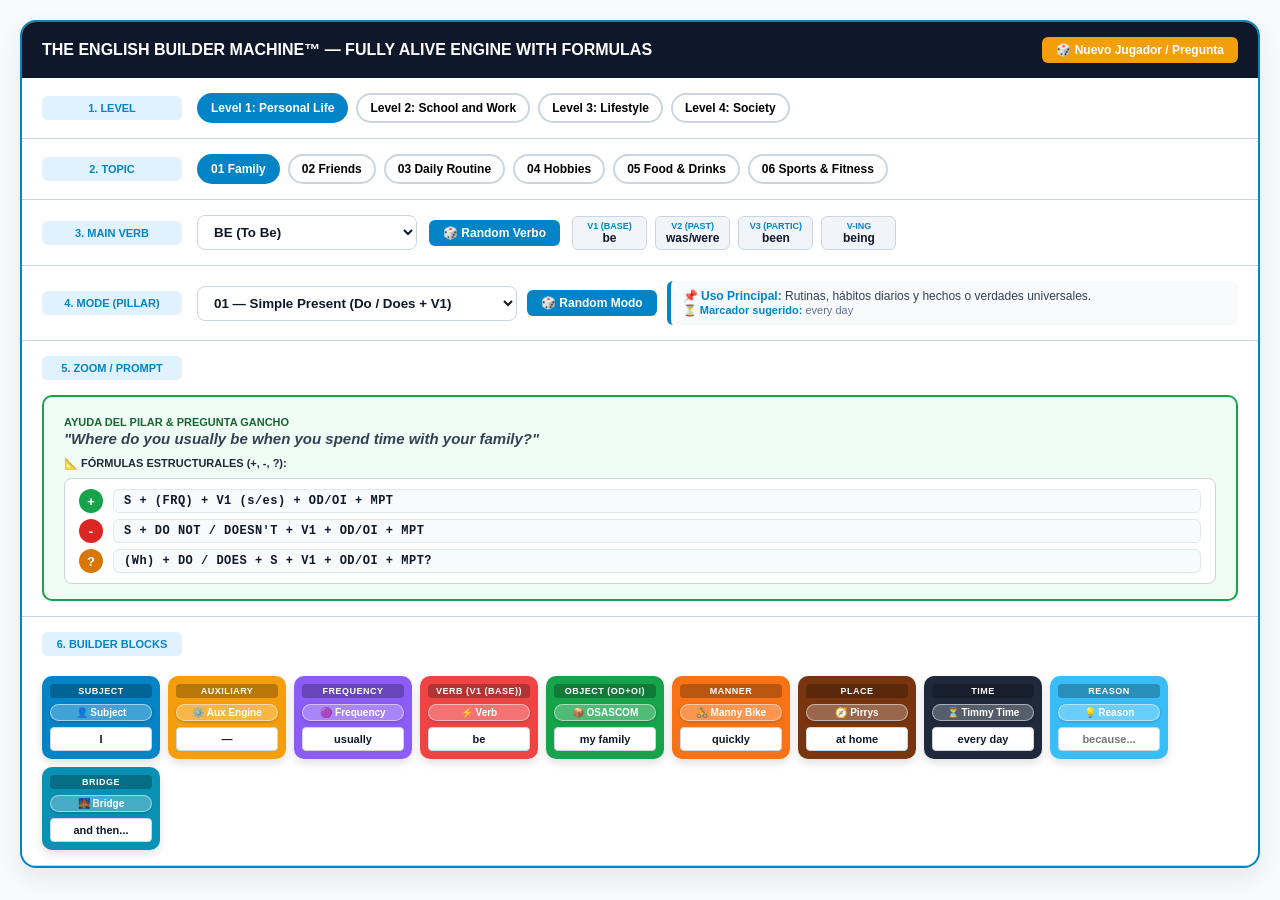
<file: New Interactive Board.html>
<!DOCTYPE html>
<html lang="es">
<head>
    <meta charset="UTF-8">
    <meta name="viewport" content="width=device-width, initial-scale=1.0">
    <title>The English Builder Machine™ — Fully Alive Engine with Formulas</title>
    <style>
        :root {
            --primary-blue: #0284c7;
            --primary-dark: #0f172a;
            --accent-green: #16a34a;
            --accent-yellow: #f59e0b;
            --bg-light: #f8fafc;
            --border-color: #cbd5e1;
            
            --b-subject: #0284c7;
            --b-aux: #f59e0b;
            --b-frq: #8b5cf6;
            --b-verb: #ef4444;
            --b-object: #16a34a;
            --b-manner: #f97316;
            --b-place: #78350f;
            --b-time: #1e293b;
            --b-reason: #38bdf8;
            --b-bridge: #0891b2;
        }

        * { box-sizing: border-box; margin: 0; padding: 0; font-family: 'Segoe UI', sans-serif; }
        body { background: var(--bg-light); color: var(--primary-dark); padding: 20px; }

        .console-container {
            max-width: 1280px;
            margin: 0 auto;
            background: #ffffff;
            border: 2px solid var(--primary-blue);
            border-radius: 16px;
            box-shadow: 0 10px 25px rgba(0,0,0,0.08);
            overflow: hidden;
            position: relative;
        }

        .console-header {
            background: var(--primary-dark);
            color: #fff;
            padding: 15px 20px;
            display: flex;
            justify-content: space-between;
            align-items: center;
            font-weight: bold;
            flex-wrap: wrap;
            gap: 10px;
        }

        .action-btn {
            background: #f59e0b;
            color: #fff;
            border: none;
            padding: 6px 14px;
            border-radius: 6px;
            font-weight: bold;
            cursor: pointer;
            transition: background 0.2s;
            font-size: 12px;
        }
        .action-btn:hover { background: #d97706; }

        .section-row {
            padding: 15px 20px;
            border-bottom: 1px solid var(--border-color);
            display: flex;
            align-items: center;
            gap: 15px;
            flex-wrap: wrap;
        }

        .label-tag {
            font-size: 11px;
            font-weight: 800;
            color: var(--primary-blue);
            text-transform: uppercase;
            width: 140px;
            flex-shrink: 0;
            background: #e0f2fe;
            padding: 6px 10px;
            border-radius: 6px;
            text-align: center;
        }

        .level-tabs, .topic-pills { display: flex; gap: 8px; flex-wrap: wrap; }
        
        .pill-btn {
            padding: 6px 12px;
            border: 2px solid var(--border-color);
            border-radius: 20px;
            background: #fff;
            font-weight: 600;
            font-size: 12px;
            cursor: pointer;
            transition: all 0.2s;
        }
        .pill-btn:hover, .pill-btn.active {
            border-color: var(--primary-blue);
            background: var(--primary-blue);
            color: #fff;
        }

        .select-input {
            padding: 8px 12px;
            border-radius: 8px;
            border: 1px solid var(--border-color);
            font-weight: bold;
            color: var(--primary-dark);
            background: #fff;
            outline: none;
            cursor: pointer;
            min-width: 220px;
        }

        .verb-forms-display {
            display: flex;
            gap: 8px;
            align-items: center;
            flex-wrap: wrap;
        }

        .form-box {
            background: #f1f5f9;
            border: 1px solid var(--border-color);
            border-radius: 6px;
            padding: 4px 10px;
            font-size: 11px;
            display: flex;
            flex-direction: column;
            align-items: center;
            min-width: 75px;
        }

        .form-box span {
            font-size: 9px;
            font-weight: 800;
            color: var(--primary-blue);
            text-transform: uppercase;
        }

        .form-box strong {
            font-size: 12px;
            color: var(--primary-dark);
        }

        .use-card {
            background: #f8fafc;
            border-left: 4px solid var(--primary-blue);
            padding: 8px 12px;
            border-radius: 6px;
            font-size: 12px;
            color: #334155;
            flex: 1;
            min-width: 280px;
        }
        .use-card strong { color: var(--primary-blue); }

        .zoom-box {
            background: #f0fdf4;
            border: 2px solid var(--accent-green);
            padding: 15px 20px;
            border-radius: 10px;
            width: 100%;
        }
        .question-box { font-style: italic; font-weight: 600; color: #334155; font-size: 15px; margin-bottom: 8px; }

        /* PANEL DE FÓRMULAS DINÁMICAS (+, -, ?) */
        .formula-panel {
            display: flex;
            flex-direction: column;
            gap: 6px;
            background: #ffffff;
            border: 1px solid #cbd5e1;
            border-radius: 8px;
            padding: 10px 14px;
            margin-top: 8px;
        }

        .formula-row {
            display: flex;
            align-items: center;
            gap: 10px;
            font-size: 12px;
            font-weight: bold;
        }

        .formula-badge {
            width: 24px;
            height: 24px;
            border-radius: 50%;
            display: flex;
            align-items: center;
            justify-content: center;
            color: white;
            font-weight: 900;
            font-size: 13px;
            flex-shrink: 0;
        }

        .f-pos { background: #16a34a; }
        .f-neg { background: #dc2626; }
        .f-int { background: #d97706; }

        .formula-text {
            background: #f8fafc;
            border: 1px solid #e2e8f0;
            padding: 4px 10px;
            border-radius: 6px;
            color: #0f172a;
            font-family: 'Courier New', Courier, monospace;
            letter-spacing: 0.5px;
            flex: 1;
        }

        /* BUILDER BLOCKS */
        .blocks-assembly {
            display: flex;
            gap: 8px;
            flex-wrap: wrap;
            width: 100%;
            margin-top: 5px;
            align-items: flex-start;
        }

        .block-unit {
            padding: 8px;
            border-radius: 10px;
            color: white;
            font-weight: bold;
            font-size: 11px;
            display: flex;
            flex-direction: column;
            align-items: center;
            gap: 6px;
            box-shadow: 0 4px 8px rgba(0,0,0,0.12);
            transition: transform 0.2s;
            width: 118px;
        }
        .block-unit:hover { transform: translateY(-2px); }

        .block-header-title {
            width: 100%;
            text-align: center;
        }

        .block-unit span.block-tag {
            background: rgba(0,0,0,0.25);
            padding: 2px 6px;
            border-radius: 4px;
            font-size: 9px;
            text-transform: uppercase;
            letter-spacing: 0.5px;
            display: inline-block;
            width: 100%;
            text-align: center;
        }

        .center-helper-btn {
            background: rgba(255, 255, 255, 0.25);
            border: 1px solid rgba(255, 255, 255, 0.5);
            color: #fff;
            border-radius: 12px;
            padding: 2px 8px;
            font-size: 10px;
            font-weight: 800;
            cursor: pointer;
            display: flex;
            align-items: center;
            justify-content: center;
            gap: 4px;
            width: 100%;
            transition: all 0.2s;
            box-shadow: 0 1px 3px rgba(0,0,0,0.2);
        }
        .center-helper-btn:hover {
            background: rgba(255, 255, 255, 0.9);
            color: #000;
            transform: scale(1.03);
        }
        
        .block-input {
            background: #ffffff;
            border: 1px solid #cbd5e1;
            border-radius: 4px;
            padding: 5px 6px;
            font-size: 11px;
            font-weight: bold;
            color: var(--primary-dark);
            outline: none;
            width: 100%;
            text-align: center;
        }
        .block-input:focus { border-color: var(--primary-blue); box-shadow: 0 0 0 2px rgba(2,132,199,0.3); }

        .b-s { background: var(--b-subject); }
        .b-aux { background: var(--b-aux); }
        .b-frq { background: var(--b-frq); }
        .b-v { background: var(--b-verb); }
        .b-o { background: var(--b-object); }
        .b-m { background: var(--b-manner); }
        .b-p { background: var(--b-place); }
        .b-t { background: var(--b-time); }
        .b-why { background: var(--b-reason); }
        .b-bridge { background: var(--b-bridge); }

        /* MODALES */
        .modal-overlay {
            display: none;
            position: fixed;
            top: 0; left: 0; width: 100%; height: 100%;
            background: rgba(15, 23, 42, 0.6);
            backdrop-filter: blur(4px);
            z-index: 1000;
            justify-content: center;
            align-items: center;
        }

        .modal-card {
            background: #fff;
            border-radius: 16px;
            padding: 24px;
            max-width: 500px;
            width: 90%;
            box-shadow: 0 20px 40px rgba(0,0,0,0.25);
        }

        .modal-header {
            display: flex;
            justify-content: space-between;
            align-items: center;
            border-bottom: 2px solid #e2e8f0;
            padding-bottom: 10px;
            margin-bottom: 15px;
        }

        .freq-grid {
            display: flex;
            flex-direction: column;
            gap: 6px;
            margin-bottom: 15px;
        }

        .freq-item {
            padding: 8px 12px;
            border-radius: 6px;
            color: #fff;
            font-weight: bold;
            font-size: 12px;
            cursor: pointer;
            text-align: center;
            transition: opacity 0.2s;
        }
        .freq-item:hover { opacity: 0.85; transform: scale(1.01); }
    </style>
</head>
<body>

<div class="console-container">
    <div class="console-header">
        <span>THE ENGLISH BUILDER MACHINE™ — FULLY ALIVE ENGINE WITH FORMULAS</span>
        <button class="action-btn" onclick="randomizeEverything()">🎲 Nuevo Jugador / Pregunta</button>
    </div>

    <!-- 1. LEVEL -->
    <div class="section-row">
        <div class="label-tag">1. LEVEL</div>
        <div class="level-tabs" id="levelContainer"></div>
    </div>

    <!-- 2. TOPIC -->
    <div class="section-row">
        <div class="label-tag">2. TOPIC</div>
        <div class="topic-pills" id="topicContainer"></div>
    </div>

    <!-- 3. MAIN VERB & V1/V2/V3 DISPLAY -->
    <div class="section-row">
        <div class="label-tag">3. MAIN VERB</div>
        <div style="display: flex; gap: 12px; align-items: center; flex-wrap: wrap; width: calc(100% - 155px);">
            <select class="select-input" id="verbSelect" onchange="updateEngine()"></select>
            <button class="action-btn" style="background: var(--primary-blue);" onclick="randomizeVerb()">🎲 Random Verbo</button>
            
            <div class="verb-forms-display">
                <div class="form-box"><span>V1 (BASE)</span><strong id="lblV1">-</strong></div>
                <div class="form-box"><span>V2 (PAST)</span><strong id="lblV2">-</strong></div>
                <div class="form-box"><span>V3 (PARTIC)</span><strong id="lblV3">-</strong></div>
                <div class="form-box"><span>V-ING</span><strong id="lblIng">-</strong></div>
            </div>
        </div>
    </div>

    <!-- 4. MODE (PILLAR) -->
    <div class="section-row">
        <div class="label-tag">4. MODE (PILLAR)</div>
        <div style="display: flex; gap: 10px; align-items: center; flex-wrap: wrap; width: calc(100% - 155px);">
            <select class="select-input" id="tenseSelect" onchange="updateEngine()" style="max-width: 320px;">
                <optgroup label="Tiempos Maestros (1-12)">
                    <option value="simple-present">01 — Simple Present (Do / Does + V1)</option>
                    <option value="simple-past">02 — Simple Past (Did + V2)</option>
                    <option value="simple-future">03 — Simple Future (Will + V1)</option>
                    <option value="present-continuous">04 — Present Continuous (Am/Is/Are + V-ing)</option>
                    <option value="past-continuous">05 — Past Continuous (Was/Were + V-ing)</option>
                    <option value="future-continuous">06 — Future Continuous (Will be + V-ing)</option>
                    <option value="present-perfect">07 — Present Perfect (Have/Has + V3)</option>
                    <option value="past-perfect">08 — Present Perfect (Had + V3)</option>
                    <option value="future-perfect">09 — Future Perfect (Will have + V3)</option>
                    <option value="present-perfect-cont">10 — Present Perfect Cont. (Have/Has been + V-ing)</option>
                    <option value="past-perfect-cont">11 — Present Perfect Cont. (Had been + V-ing)</option>
                    <option value="future-perfect-cont">12 — Present Perfect Cont. (Will have been + V-ing)</option>
                </optgroup>
                <optgroup label="Verbos Modales (13-16)">
                    <option value="modal-would">13. Would (Condicional / -ría)</option>
                    <option value="modal-could">14. Could (Posibilidad / Poder)</option>
                    <option value="modal-should">15. Should (Sugerencia / Consejo)</option>
                    <option value="modal-must">16. Must / Have to (Obligación)</option>
                </optgroup>
                <optgroup label="Estados de TO BE (17-20)">
                    <option value="state-tobe-identity">17. TO BE: Estado / Identidad</option>
                    <option value="state-tobe-continuous">18. TO BE: Aux. Continuo (BE + V-ing)</option>
                    <option value="state-tobe-participle">19. TO BE: Estado Participio (Been)</option>
                    <option value="state-tobe-passive">20. TO BE: Voz Pasiva / Futuro</option>
                </optgroup>
            </select>
            <button class="action-btn" style="background: var(--primary-blue);" onclick="randomizeTense()">🎲 Random Modo</button>
            <div class="use-card" id="useCard"></div>
        </div>
    </div>

    <!-- 5. ZOOM / PROMPT CON FÓRMULAS MAESTRAS -->
    <div class="section-row">
        <div class="label-tag">5. ZOOM / PROMPT</div>
        <div class="zoom-box" id="zoomBox">
            <div class="zoom-header">
                <span style="font-size: 11px; font-weight: bold; color: #166534;">AYUDA DEL PILAR & PREGUNTA GANCHO</span>
            </div>
            <div class="question-box" id="questionBox">"Cargando pregunta..."</div>

            <div style="font-size: 11px; font-weight: 800; color: #1e293b; margin-top: 10px;">📐 FÓRMULAS ESTRUCTURALES (+, -, ?):</div>
            <div class="formula-panel" id="formulaPanel"></div>
        </div>
    </div>

    <!-- 6. BUILDER BLOCKS -->
    <div class="section-row">
        <div class="label-tag">6. BUILDER BLOCKS</div>
        <div class="blocks-assembly" id="blocksContainer"></div>
    </div>
</div>

<!-- MODAL SUBJECT -->
<div class="modal-overlay" id="subjectModal">
    <div class="modal-card" style="border: 3px solid var(--b-subject);">
        <div class="modal-header">
            <h3 style="color: var(--b-subject);">👤 Subject Selector (Sujeto)</h3>
            <button class="action-btn" style="background:#ef4444;" onclick="closeModal('subjectModal')">✕</button>
        </div>
        <p style="font-size: 12px; color: #475569; margin-bottom: 12px;">Selecciona el sujeto de la oración:</p>
        <div class="freq-grid">
            <div class="freq-item" style="background: #0284c7;" onclick="selectSubject('I')">I (Yo)</div>
            <div class="freq-item" style="background: #0369a1;" onclick="selectSubject('You')">You (Tú / Ustedes)</div>
            <div class="freq-item" style="background: #0284c7;" onclick="selectSubject('He')">He (Él)</div>
            <div class="freq-item" style="background: #0369a1;" onclick="selectSubject('She')">She (Ella)</div>
            <div class="freq-item" style="background: #0284c7;" onclick="selectSubject('We')">We (Nosotros)</div>
            <div class="freq-item" style="background: #0369a1;" onclick="selectSubject('They')">They (Ellos / Ellas)</div>
            <div class="freq-item" style="background: #475569;" onclick="selectSubject('my family')">My Family (Mi familia)</div>
        </div>
    </div>
</div>

<!-- MODAL AUXILIARY -->
<div class="modal-overlay" id="auxModal">
    <div class="modal-card" style="border: 3px solid var(--b-aux);">
        <div class="modal-header">
            <h3 style="color: var(--b-aux);">⚙️ Auxiliary & Wheel Engine</h3>
            <button class="action-btn" style="background:#ef4444;" onclick="closeModal('auxModal')">✕</button>
        </div>
        <p style="font-size: 12px; color: #475569; margin-bottom: 12px;">Selecciona el auxiliar o estructura de la rueda:</p>
        <div class="freq-grid">
            <div class="freq-item" style="background: #d97706;" onclick="selectAux('do / does')">Do / Does (Simple Present)</div>
            <div class="freq-item" style="background: #b45309;" onclick="selectAux('did')">Did (Simple Past)</div>
            <div class="freq-item" style="background: #d97706;" onclick="selectAux('will')">Will (Simple Future)</div>
            <div class="freq-item" style="background: #b45309;" onclick="selectAux('have / has')">Have / Has (Present Perfect)</div>
            <div class="freq-item" style="background: #d97706;" onclick="selectAux('had')">Had (Past Perfect)</div>
            <div class="freq-item" style="background: #b45309;" onclick="selectAux('would')">Would (Condicional -ría)</div>
            <div class="freq-item" style="background: #d97706;" onclick="selectAux('could')">Could (Podría)</div>
            <div class="freq-item" style="background: #d97706;" onclick="selectAux('should')">Should (Debería)</div>
            <div class="freq-item" style="background: #d97706;" onclick="selectAux('must')">Must (Obligación)</div>
            <div class="freq-item" style="background: #78350f;" onclick="selectAux('want to')">Want to (Rueda: Querer)</div>
            <div class="freq-item" style="background: #78350f;" onclick="selectAux('have to')">Have to (Rueda: Tener que)</div>
            <div class="freq-item" style="background: #78350f;" onclick="selectAux('need to')">Need to (Rueda: Necesitar)</div>
            <div class="freq-item" style="background: #78350f;" onclick="selectAux('used to')">Used to (Rueda: Solía)</div>
        </div>
    </div>
</div>

<!-- MODAL FREQUENCY -->
<div class="modal-overlay" id="frequencyModal">
    <div class="modal-card" style="border: 3px solid var(--b-frq);">
        <div class="modal-header">
            <h3 style="color: var(--b-frq);">🔄 Frequency Scale (Adverbios)</h3>
            <button class="action-btn" style="background:#ef4444;" onclick="closeModal('frequencyModal')">✕</button>
        </div>
        <p style="font-size: 12px; color: #475569; margin-bottom: 12px;">Selecciona la frecuencia de ocurrencia:</p>
        <div class="freq-grid">
            <div class="freq-item" style="background: #16a34a;" onclick="selectFrequency('always')">Always (Siempre - 100%)[cite: 4]</div>
            <div class="freq-item" style="background: #22c55e;" onclick="selectFrequency('usually')">Usually (Usualmente)[cite: 4]</div>
            <div class="freq-item" style="background: #4ade80;" onclick="selectFrequency('normally')">Normally (Normalmente)[cite: 4]</div>
            <div class="freq-item" style="background: #facc15; color:#0f172a;" onclick="selectFrequency('often')">Often (A menudo)[cite: 4]</div>
            <div class="freq-item" style="background: #eab308;" onclick="selectFrequency('sometimes')">Sometimes (A veces - 50%)[cite: 4]</div>
            <div class="freq-item" style="background: #f97316;" onclick="selectFrequency('occasionally')">Occasionally (Ocasionalmente)[cite: 4]</div>
            <div class="freq-item" style="background: #ec4899;" onclick="selectFrequency('seldom')">Seldom (Rara vez)[cite: 4]</div>
            <div class="freq-item" style="background: #f43f5e;" onclick="selectFrequency('rarely')">Rarely (Poco común)[cite: 4]</div>
            <div class="freq-item" style="background: #dc2626;" onclick="selectFrequency('never')">Never (Nunca - 0%)[cite: 4]</div>
        </div>
    </div>
</div>

<!-- MODAL VERB -->
<div class="modal-overlay" id="verbModal">
    <div class="modal-card" style="border: 3px solid var(--b-verb);">
        <div class="modal-header">
            <h3 style="color: var(--b-verb);">⚡ Verb Engine (-ING & Base)</h3>
            <button class="action-btn" style="background:#ef4444;" onclick="closeModal('verbModal')">✕</button>
        </div>
        <p style="font-size: 12px; color: #475569; margin-bottom: 12px;">Selecciona la forma del verbo:</p>
        <div class="freq-grid">
            <div class="freq-item" style="background: #ef4444;" onclick="selectVerbForm('study')">V1 Base (ej. study)</div>
            <div class="freq-item" style="background: #dc2626;" onclick="selectVerbForm('studying')">V-ING Gerundio</div>
            <div class="freq-item" style="background: #b91c1c;" onclick="selectVerbForm('studied')">V2 / V3 Participio</div>
        </div>
    </div>
</div>

<!-- MODAL OSASCOM + OI -->
<div class="modal-overlay" id="osascomModal">
    <div class="modal-card" style="border: 3px solid var(--b-object);">
        <div class="modal-header">
            <h3 style="color: var(--b-object);">📦 Object Builder (OD + OI)</h3>
            <button class="action-btn" style="background:#ef4444;" onclick="closeModal('osascomModal')">✕</button>
        </div>
        <p style="font-size: 11px; font-weight: 800; color: #166534; margin-bottom: 6px; text-transform: uppercase;">1. Objeto Directo (OD) — OSASCOM</p>
        <div style="display: grid; grid-template-columns: repeat(2, 1fr); gap: 8px; margin-bottom: 12px;">
            <div><label style="font-size:10px; font-weight:bold;">Opinion</label><select id="o_opinion" class="select-input" style="width:100%; padding:4px;" onchange="buildObjectPhrase()"><option value="">-- Ninguna --</option><option value="a beautiful">a beautiful</option><option value="a nice">a nice</option></select></div>
            <div><label style="font-size:10px; font-weight:bold;">Size</label><select id="o_size" class="select-input" style="width:100%; padding:4px;" onchange="buildObjectPhrase()"><option value="">-- Ninguno --</option><option value="big">big</option><option value="small">small</option></select></div>
            <div><label style="font-size:10px; font-weight:bold;">Age</label><select id="o_age" class="select-input" style="width:100%; padding:4px;" onchange="buildObjectPhrase()"><option value="">-- Ninguna --</option><option value="old">old</option><option value="new">new</option></select></div>
            <div><label style="font-size:10px; font-weight:bold;">Shape</label><select id="o_shape" class="select-input" style="width:100%; padding:4px;" onchange="buildObjectPhrase()"><option value="">-- Ninguna --</option><option value="round">round</option><option value="square">square</option></select></div>
            <div><label style="font-size:10px; font-weight:bold;">Color</label><select id="o_color" class="select-input" style="width:100%; padding:4px;" onchange="buildObjectPhrase()"><option value="">-- Ninguno --</option><option value="red">red</option><option value="blue">blue</option></select></div>
            <div><label style="font-size:10px; font-weight:bold;">Origin</label><select id="o_origin" class="select-input" style="width:100%; padding:4px;" onchange="buildObjectPhrase()"><option value="">-- Ninguno --</option><option value="Italian">Italian</option><option value="American">American</option></select></div>
            <div><label style="font-size:10px; font-weight:bold;">Material</label><select id="o_material" class="select-input" style="width:100%; padding:4px;" onchange="buildObjectPhrase()"><option value="">-- Ninguno --</option><option value="wooden">wooden</option><option value="metallic">metallic</option></select></div>
            <div><label style="font-size:10px; font-weight:bold;">Noun (Sustantivo)</label><input type="text" id="o_noun" class="select-input" style="width:100%; padding:4px;" value="table" oninput="buildObjectPhrase()"></div>
        </div>
        <p style="font-size: 11px; font-weight: 800; color: #166534; margin-bottom: 6px; text-transform: uppercase;">2. Objeto Indirecto (OI) — Destinatario Opcional</p>
        <div style="display: grid; grid-template-columns: 1fr 1fr; gap: 8px; margin-bottom: 12px;">
            <div>
                <label style="font-size:10px; font-weight:bold;">Preposición</label>
                <select id="oi_prep" class="select-input" style="width:100%; padding:4px;" onchange="buildObjectPhrase()">
                    <option value="">-- Sin Objeto Indirecto --</option>
                    <option value="to">to (a...)</option>
                    <option value="for">for (para...)</option>
                </select>
            </div>
            <div>
                <label style="font-size:10px; font-weight:bold;">Destinatario</label>
                <select id="oi_target" class="select-input" style="width:100%; padding:4px;" onchange="buildObjectPhrase()">
                    <option value="my family">my family</option>
                    <option value="my daughter">my daughter</option>
                    <option value="the manager">the manager</option>
                    <option value="me">me</option>
                </select>
            </div>
        </div>
        <div style="background:#f0fdf4; border:2px dashed var(--b-object); padding:10px; border-radius:8px; font-weight:bold; color:#14532d; text-align:center; margin-bottom:15px; font-size:13px;" id="osascomResult">a beautiful big new round blue Italian metallic table</div>
        <button class="action-btn" style="background: var(--b-object); width: 100%; padding: 10px;" onclick="applyObject()">✓ Insertar Objeto (OD + OI)</button>
    </div>
</div>

<!-- MODAL MANNY BIKE (COMPLETO A, B, C, D) -->
<div class="modal-overlay" id="mannerModal">
    <div class="modal-card" style="border: 3px solid var(--b-manner);">
        <div class="modal-header">
            <h3 style="color: var(--b-manner);">🚴 Manny Bike (Manner / How?)</h3>
            <button class="action-btn" style="background:#ef4444;" onclick="closeModal('mannerModal')">✕</button>
        </div>
        <p style="font-size: 12px; color: #475569; margin-bottom: 12px;">Elige cómo se ejecuta la acción (Modo/Método):</p>
        <div class="freq-grid">
            <div class="freq-item" style="background:#f97316;" onclick="selectManner('quickly')">A. STYLE (Adverbio en -ly): carefully, quickly</div>
            <div class="freq-item" style="background:#ea580c;" onclick="selectManner('using JavaScript')">B. TOOL (Herramienta): using a tool</div>
            <div class="freq-item" style="background:#c2410c;" onclick="selectManner('by practicing every day')">C. PRACTICE (Acción): by practicing</div>
            <div class="freq-item" style="background:#9a3412;" onclick="selectManner('through experience')">D. PATH (Camino/Ruta): through experience</div>
        </div>
    </div>
</div>

<!-- MODAL PIRRYS -->
<div class="modal-overlay" id="placeModal">
    <div class="modal-card" style="border: 3px solid var(--b-place);">
        <div class="modal-header">
            <h3 style="color: var(--b-place);">🧭 Pirrys Place Assistant (In / On / At)</h3>
            <button class="action-btn" style="background:#ef4444;" onclick="closeModal('placeModal')">✕</button>
        </div>
        <p style="font-size: 12px; color: #475569; margin-bottom: 12px;">Selecciona el nivel de precisión espacial:</p>
        <div class="freq-grid">
            <div class="freq-item p-in" style="background:#0284c7;" onclick="selectPlace('in the city')">IN (Áreas Grandes / Contenedores): in Canada</div>
            <div class="freq-item p-on" style="background:#d97706;" onclick="selectPlace('on the street')">ON (Superficies / Tránsito): on a bus</div>
            <div class="freq-item p-at" style="background:#b91c1c;" onclick="selectPlace('at home')">AT (Punto Específico / GPS): at home</div>
        </div>
    </div>
</div>

<!-- MODAL TIMMY TIME -->
<div class="modal-overlay" id="timeModal">
    <div class="modal-card" style="border: 3px solid var(--b-time);">
        <div class="modal-header">
            <h3 style="color: var(--b-time);">⏳ Timmy Time Assistant (In / On / At)</h3>
            <button class="action-btn" style="background:#ef4444;" onclick="closeModal('timeModal')">✕</button>
        </div>
        <p style="font-size: 12px; color: #475569; margin-bottom: 12px;">Selecciona la escala temporal:</p>
        <div class="freq-grid">
            <div class="freq-item p-in" style="background:#0284c7;" onclick="selectTime('in 2026')">IN (Períodos Largos): in 2026</div>
            <div class="freq-item p-on" style="background:#d97706;" onclick="selectTime('on Monday')">ON (Días y Fechas): on Monday</div>
            <div class="freq-item p-at" style="background:#b91c1c;" onclick="selectTime('at 3 PM')">AT (Momento Exacto): at 3 PM</div>
        </div>
    </div>
</div>

<!-- MODAL REASON (COMPLETO A, B, C, D) -->
<div class="modal-overlay" id="reasonModal">
    <div class="modal-card" style="border: 3px solid var(--b-reason);">
        <div class="modal-header">
            <h3 style="color: #0284c7;">💡 Reason Master (Why?)[cite: 4]</h3>
            <button class="action-btn" style="background:#ef4444;" onclick="closeModal('reasonModal')">✕</button>
        </div>
        <p style="font-size: 12px; color: #475569; margin-bottom: 12px;">Elige el conector de motivo o propósito[cite: 4]:</p>
        <div class="freq-grid">
            <div class="freq-item" style="background: #0284c7;" onclick="selectReason('to study english')">A. Purpose: to + verb[cite: 4]</div>
            <div class="freq-item" style="background: #0369a1;" onclick="selectReason('because it is important')">B. Explanation: because + clause[cite: 4]</div>
            <div class="freq-item" style="background: #0284c7;" onclick="selectReason('in order to improve')">C. Formal Purpose: in order to[cite: 4]</div>
            <div class="freq-item" style="background: #0369a1;" onclick="selectReason('so that I can travel')">D. Goal: so that + clause[cite: 4]</div>
        </div>
    </div>
</div>

<!-- MODAL BRIDGE (COMPLETO A, B, C, D) -->
<div class="modal-overlay" id="bridgeModal">
    <div class="modal-card" style="border: 3px solid var(--b-bridge);">
        <div class="modal-header">
            <h3 style="color: var(--b-bridge);">🌉 Bridge Connector</h3>
            <button class="action-btn" style="background:#ef4444;" onclick="closeModal('bridgeModal')">✕</button>
        </div>
        <p style="font-size: 12px; color: #475569; margin-bottom: 12px;">Selecciona el conector para encadenar la siguiente oración[cite: 5]:</p>
        <div class="freq-grid">
            <div class="freq-item" style="background: #0891b2;" onclick="selectBridge('and then...')">A. Addition: and / and then[cite: 5]</div>
            <div class="freq-item" style="background: #0e7490;" onclick="selectBridge('but...')">B. Contrast: but / however[cite: 5]</div>
            <div class="freq-item" style="background: #0891b2;" onclick="selectBridge('because...')">C. Cause: because / since[cite: 5]</div>
            <div class="freq-item" style="background: #0e7490;" onclick="selectBridge('if...')">D. Condition: if / in case[cite: 5]</div>
        </div>
    </div>
</div>

<script>
    // FÓRMULAS ESTRUCTURALES DEL TABLERO (Con la posición del TO BE y frecuencia adaptada)
    const masterFormulas = {
        'simple-present': { pos: "S + (FRQ) + V1 (s/es) + OD/OI + MPT", neg: "S + DO NOT / DOESN'T + V1 + OD/OI + MPT", int: "(Wh) + DO / DOES + S + V1 + OD/OI + MPT?" },
        'present-continuous': { pos: "S + AM / IS / ARE + (FRQ) + V1-ing + OD/OI + MPT", neg: "S + AM NOT / ISN'T / AREN'T + V1-ing + OD/OI + MPT", int: "(Wh) + AM / IS / ARE + S + V1-ing + OD/OI + MPT?" },
        'present-perfect': { pos: "S + HAVE / HAS + (FRQ) + V3 + OD/OI + MPT", neg: "S + HAVEN'T / HASN'T + V3 + OD/OI + MPT", int: "(Wh) + HAVE / HAS + S + V3 + OD/OI + MPT?" },
        'present-perfect-cont': { pos: "S + HAVE / HAS + BEEN + V1-ing + OD/OI + MPT", neg: "S + HAVEN'T / HASN'T + BEEN + V1-ing + OD/OI + MPT", int: "(Wh) + HAVE / HAS + S + BEEN + V1-ing + OD/OI + MPT?" },
        'simple-past': { pos: "S + (FRQ) + V2 + OD/OI + MPT", neg: "S + DIDN'T + V1 + OD/OI + MPT", int: "(Wh) + DID + S + V1 + OD/OI + MPT?" },
        'past-continuous': { pos: "S + WAS / WERE + V1-ing + OD/OI + MPT", neg: "S + WASN'T / WEREN'T + V1-ing + OD/OI + MPT", int: "(Wh) + WAS / WERE + S + V1-ing + OD/OI + MPT?" },
        'past-perfect': { pos: "S + HAD + V3 + OD/OI + MPT", neg: "S + HADN'T + V3 + OD/OI + MPT", int: "(Wh) + HAD + S + V3 + OD/OI + MPT?" },
        'past-perfect-cont': { pos: "S + HAD + BEEN + V1-ing + OD/OI + MPT", neg: "S + HADN'T + BEEN + V1-ing + OD/OI + MPT", int: "(Wh) + HAD + S + BEEN + V1-ing + OD/OI + MPT?" },
        'simple-future': { pos: "S + WILL + (FRQ) + V1 + OD/OI + MPT", neg: "S + WON'T + V1 + OD/OI + MPT", int: "(Wh) + WILL + S + V1 + OD/OI + MPT?" },
        'future-continuous': { pos: "S + WILL BE + V1-ing + OD/OI + MPT", neg: "S + WON'T BE + V1-ing + OD/OI + MPT", int: "(Wh) + WILL + S + BE + V1-ing + OD/OI + MPT?" },
        'future-perfect': { pos: "S + WILL HAVE + V3 + OD/OI + MPT", neg: "S + WON'T HAVE + V3 + OD/OI + MPT", int: "(Wh) + WILL + S + HAVE + V3 + OD/OI + MPT?" },
        'future-perfect-cont': { pos: "S + WILL HAVE BEEN + V1-ing + OD/OI + MPT", neg: "S + WON'T HAVE BEEN + V1-ing + OD/OI + MPT", int: "(Wh) + WILL + S + HAVE BEEN + V1-ing + OD/OI + MPT?" },
        'modal-would': { pos: "S + WOULD + V1 + OD/OI + MPT", neg: "S + WOULDN'T + V1 + OD/OI + MPT", int: "(Wh) + WOULD + S + V1 + OD/OI + MPT?" },
        'modal-could': { pos: "S + COULD + V1 + OD/OI + MPT", neg: "S + COULDN'T + V1 + OD/OI + MPT", int: "(Wh) + COULD + S + V1 + OD/OI + MPT?" },
        'modal-should': { pos: "S + SHOULD + V1 + OD/OI + MPT", neg: "S + SHOULDN'T + V1 + OD/OI + MPT", int: "(Wh) + SHOULD + S + V1 + OD/OI + MPT?" },
        'modal-must': { pos: "S + MUST + V1 + OD/OI + MPT", neg: "S + MUSTN'T + V1 + OD/OI + MPT", int: "(Wh) + MUST + S + V1 + OD/OI + MPT?" },
        'state-tobe-identity': { pos: "S + AM / IS / ARE + FRQ + STATE + MPT (¡FRQ después de To Be!)", neg: "S + AM NOT / ISN'T / AREN'T + STATE + MPT", int: "(Wh) + AM / IS / ARE + S + STATE + MPT?" },
        'state-tobe-continuous': { pos: "S + AM / IS / ARE + FRQ + BEING + STATE", neg: "S + AM NOT / ISN'T / AREN'T + BEING + STATE", int: "(Wh) + AM / IS / ARE + S + BEING + STATE?" },
        'state-tobe-participle': { pos: "S + HAVE / HAS + BEEN + STATE + MPT", neg: "S + HAVEN'T / HASN'T + BEEN + STATE + MPT", int: "(Wh) + HAVE / HAS + S + BEEN + STATE + MPT?" },
        'state-tobe-passive': { pos: "S + WILL BE / WAS + V3 + MPT", neg: "S + WON'T BE / WASN'T + V3 + MPT", int: "(Wh) + WILL / WAS + S + BE + V3 + MPT?" }
    };

    const modesData = {
        'simple-present': { use: "Rutinas, hábitos diarios y hechos o verdades universales.", frame: "every day", type: "tense" },
        'simple-past': { use: "Acciones terminadas e históricas en un momento específico del pasado.", frame: "yesterday", type: "tense" },
        'simple-future': { use: "Decisiones espontáneas, promesas o predicciones sobre el futuro.", frame: "tomorrow", type: "tense" },
        'present-continuous': { use: "Acciones ocurriendo justo ahora o planes temporales en desarrollo.", frame: "right now", type: "tense" },
        'past-continuous': { use: "Acciones que estaban en proceso cuando fueron interrumpidas en el pasado.", frame: "while", type: "tense" },
        'future-continuous': { use: "Acciones que estarán en desarrollo en un momento exacto del futuro.", frame: "tomorrow", type: "tense" },
        'present-perfect': { use: "Experiencias de vida o acciones pasadas con impacto en el presente.", frame: "ever", type: "tense" },
        'past-perfect': { use: "La 'acción más antigua' entre dos eventos ocurridos en el pasado.", frame: "before", type: "tense" },
        'future-perfect': { use: "Metas y objetivos que estarán cumplidos antes de una fecha límite.", frame: "by next month", type: "tense" },
        'present-perfect-cont': { use: "Acciones que iniciaron en el pasado y continúan ininterrumpidas hasta hoy.", frame: "for years", type: "tense" },
        'past-perfect-cont': { use: "Procesos continuos en el pasado antes de que ocurriera otro evento.", frame: "before", type: "tense" },
        'future-perfect-cont': { use: "Duración de una actividad continua medida desde un punto futuro.", frame: "by next year", type: "tense" },
        
        'modal-would': { use: "Condicional (-ría): Hipótesis, deseos o situaciones imaginarias.", frame: "if you had time", type: "modal", word: "would" },
        'modal-could': { use: "Posibilidad o habilidad pasada/presente (Podría / Podía).", frame: "tomorrow", type: "modal", word: "could" },
        'modal-should': { use: "Sugerencia o consejo amigable (Deberías).", frame: "today", type: "modal", word: "should" },
        'modal-must': { use: "Obligación estricta, regla o necesidad imperativa (Debes).", frame: "now", type: "modal", word: "must" },
        
        'state-tobe-identity': { use: "Estado o identidad pura (Ser o Estar: am, is, are, was, were).", frame: "today", type: "tobe-state", word: "is" },
        'state-tobe-continuous': { use: "Auxiliar continuo: Soporte para acciones en desarrollo (BE + V-ing).", frame: "right now", type: "tobe-state", word: "is" },
        'state-tobe-participle': { use: "Estado participio: Experiencias de existencia acumulada (Been).", frame: "recently", type: "tobe-state", word: "have been" },
        'state-tobe-passive': { use: "Voz pasiva: El sujeto recibe la acción (Será hecho / Fue hecho).", frame: "tomorrow", type: "tobe-state", word: "will be" }
    };

    const topicLevels = {
        "Level 1: Personal Life": ["01 Family", "02 Friends", "03 Daily Routine", "04 Hobbies", "05 Food & Drinks", "06 Sports & Fitness"],
        "Level 2: School and Work": ["07 School", "08 English Learning", "09 Jobs & Careers", "10 Technology", "11 Communication", "12 Business"],
        "Level 3: Lifestyle": ["13 Health", "14 Travel", "15 Transportation", "16 Shopping", "17 Money & Finances", "18 Entertainment"],
        "Level 4: Society": ["19 Environment", "20 Education", "21 Culture & Traditions", "22 Community", "23 News & Media", "24 Future & Innovation"]
    };

    const verbsList = [
        { name: "be", type: "tobe", v1: "be", v2: "was/were", v3: "been", ing: "being" },
        { name: "have", type: "action", v1: "have", v2: "had", v3: "had", ing: "having" },
        { name: "do", type: "action", v1: "do", v2: "did", v3: "done", ing: "doing" },
        { name: "say", type: "action", v1: "say", v2: "said", v3: "said", ing: "saying" },
        { name: "go", type: "action", v1: "go", v2: "went", v3: "gone", ing: "going" },
        { name: "get", type: "action", v1: "get", v2: "got", v3: "gotten", ing: "getting" },
        { name: "make", type: "action", v1: "make", v2: "made", v3: "made", ing: "making" },
        { name: "know", type: "action", v1: "know", v2: "knew", v3: "known", ing: "knowing" },
        { name: "think", type: "action", v1: "think", v2: "thought", v3: "thought", ing: "thinking" },
        { name: "take", type: "action", v1: "take", v2: "took", v3: "taken", ing: "taking" },
        { name: "see", type: "action", v1: "see", v2: "saw", v3: "seen", ing: "seeing" },
        { name: "come", type: "action", v1: "come", v2: "came", v3: "come", ing: "coming" },
        { name: "find", type: "action", v1: "find", v2: "found", v3: "found", ing: "finding" },
        { name: "give", type: "action", v1: "give", v2: "gave", v3: "given", ing: "giving" },
        { name: "tell", type: "action", v1: "tell", v2: "told", v3: "told", ing: "telling" },
        { name: "become", type: "action", v1: "become", v2: "became", v3: "become", ing: "becoming" },
        { name: "leave", type: "action", v1: "leave", v2: "left", v3: "left", ing: "leaving" },
        { name: "put", type: "action", v1: "put", v2: "put", v3: "put", ing: "putting" },
        { name: "keep", type: "action", v1: "keep", v2: "kept", v3: "kept", ing: "keeping" },
        { name: "let", type: "action", v1: "let", v2: "let", v3: "let", ing: "letting" },
        { name: "begin", type: "action", v1: "begin", v2: "began", v3: "begun", ing: "beginning" },
        { name: "show", type: "action", v1: "show", v2: "showed", v3: "shown", ing: "showing" },
        { name: "hear", type: "action", v1: "hear", v2: "heard", v3: "heard", ing: "hearing" },
        { name: "run", type: "action", v1: "run", v2: "ran", v3: "run", ing: "running" },
        { name: "bring", type: "action", v1: "bring", v2: "brought", v3: "brought", ing: "bringing" },
        { name: "write", type: "action", v1: "write", v2: "wrote", v3: "written", ing: "writing" },
        { name: "sit", type: "action", v1: "sit", v2: "sat", v3: "sat", ing: "sitting" },
        { name: "stand", type: "action", v1: "stand", v2: "stood", v3: "stood", ing: "standing" },
        { name: "lose", type: "action", v1: "lose", v2: "lost", v3: "lost", ing: "losing" },
        { name: "pay", type: "action", v1: "pay", v2: "paid", v3: "paid", ing: "paying" },
        { name: "meet", type: "action", v1: "meet", v2: "met", v3: "met", ing: "meeting" },
        { name: "lead", type: "action", v1: "lead", v2: "led", v3: "led", ing: "leading" },
        { name: "understand", type: "action", v1: "understand", v2: "understood", v3: "understood", ing: "understanding" },
        { name: "speak", type: "action", v1: "speak", v2: "spoke", v3: "spoken", ing: "speaking" },
        { name: "read", type: "action", v1: "read", v2: "read", v3: "read", ing: "reading" },
        { name: "spend", type: "action", v1: "spend", v2: "spent", v3: "spent", ing: "spending" },
        { name: "grow", type: "action", v1: "grow", v2: "grew", v3: "grown", ing: "growing" },
        { name: "win", type: "action", v1: "win", v2: "won", v3: "won", ing: "winning" },
        { name: "buy", type: "action", v1: "buy", v2: "bought", v3: "bought", ing: "buying" },
        { name: "send", type: "action", v1: "send", v2: "sent", v3: "sent", ing: "sending" },
        { name: "build", type: "action", v1: "build", v2: "built", v3: "built", ing: "building" },
        { name: "fall", type: "action", v1: "fall", v2: "fell", v3: "fallen", ing: "falling" },
        { name: "want", type: "action", v1: "want", v2: "wanted", v3: "wanted", ing: "wanting" },
        { name: "look", type: "action", v1: "look", v2: "looked", v3: "looked", ing: "looking" },
        { name: "use", type: "action", v1: "use", v2: "used", v3: "used", ing: "using" },
        { name: "work", type: "action", v1: "work", v2: "worked", v3: "worked", ing: "working" },
        { name: "call", type: "action", v1: "call", v2: "called", v3: "called", ing: "calling" },
        { name: "try", type: "action", v1: "try", v2: "tried", v3: "tried", ing: "trying" },
        { name: "ask", type: "action", v1: "ask", v2: "asked", v3: "asked", ing: "asking" },
        { name: "need", type: "action", v1: "need", v2: "needed", v3: "needed", ing: "needing" }
    ];

    let currentLevel = "Level 1: Personal Life";
    let currentTopic = "01 Family";

    function initApp() {
        const levelContainer = document.getElementById('levelContainer');
        Object.keys(topicLevels).forEach((lvl, idx) => {
            const btn = document.createElement('button');
            btn.className = `pill-btn ${idx === 0 ? 'active' : ''}`;
            btn.textContent = lvl;
            btn.onclick = () => selectLevel(lvl, btn);
            levelContainer.appendChild(btn);
        });

        populateTopics(currentLevel);
        populateVerbs();
        updateEngine();
    }

    function selectLevel(lvl, btnElem) {
        document.querySelectorAll('#levelContainer .pill-btn').forEach(b => b.classList.remove('active'));
        btnElem.classList.add('active');
        currentLevel = lvl;
        populateTopics(lvl);
    }

    function populateTopics(lvl) {
        const topicContainer = document.getElementById('topicContainer');
        topicContainer.innerHTML = '';
        topicLevels[lvl].forEach((top, idx) => {
            const pill = document.createElement('button');
            pill.className = `pill-btn ${idx === 0 ? 'active' : ''}`;
            pill.textContent = top;
            pill.onclick = () => {
                document.querySelectorAll('#topicContainer .pill-btn').forEach(p => p.classList.remove('active'));
                pill.classList.add('active');
                currentTopic = top;
                updateEngine();
            };
            topicContainer.appendChild(pill);
        });
        currentTopic = topicLevels[lvl][0];
        updateEngine();
    }

    function populateVerbs() {
        const verbSelect = document.getElementById('verbSelect');
        verbSelect.innerHTML = '';
        verbsList.forEach(v => {
            const opt = document.createElement('option');
            opt.value = v.name;
            opt.textContent = `${v.name.toUpperCase()} (${v.type === 'tobe' ? 'To Be' : 'Acción'})`;
            verbSelect.appendChild(opt);
        });
    }

    function randomizeVerb() {
        document.getElementById('verbSelect').selectedIndex = Math.floor(Math.random() * verbsList.length);
        updateEngine();
    }

    function randomizeTense() {
        const tenseSelect = document.getElementById('tenseSelect');
        tenseSelect.selectedIndex = Math.floor(Math.random() * tenseSelect.options.length);
        updateEngine();
    }

    function randomizeEverything() {
        const levels = Object.keys(topicLevels);
        const randomLevel = levels[Math.floor(Math.random() * levels.length)];
        document.querySelectorAll('#levelContainer .pill-btn').forEach(btn => {
            if(btn.textContent === randomLevel) selectLevel(randomLevel, btn);
        });
        const topicBtns = document.querySelectorAll('#topicContainer .pill-btn');
        if (topicBtns.length > 0) {
            topicBtns[Math.floor(Math.random() * topicBtns.length)].click();
        }
        randomizeVerb();
        randomizeTense();
    }

    function cleanTopicName(topicRaw) {
        return topicRaw.replace(/^[0-9]+\s*/, '').toLowerCase();
    }

    function generateNaturalQuestion(verbObj, topicRaw, mode) {
        const cleanTopic = cleanTopicName(topicRaw);
        const v1 = verbObj.v1;
        const v3 = verbObj.v3 || `${v1}ed`;
        
        if (mode === 'modal-should') return `Should you ${v1 === 'be' ? 'be with' : v1} your ${cleanTopic} today?`;
        if (mode === 'modal-could') return `Could you ${v1 === 'be' ? 'be with' : v1} your ${cleanTopic} tomorrow?`;
        if (mode === 'modal-must') return `Must you ${v1 === 'be' ? 'be with' : v1} your ${cleanTopic} right now?`;
        if (mode === 'modal-would') return `Would you ${v1 === 'be' ? 'be regarding' : v1} your ${cleanTopic} if you had time?`;

        if (mode === 'state-tobe-identity') return `How are you with your ${cleanTopic} today?`;
        if (mode === 'state-tobe-continuous') return `Why are you being so involved with your ${cleanTopic} right now?`;
        if (mode === 'state-tobe-participle') return `Have you been busy with your ${cleanTopic} recently?`;
        if (mode === 'state-tobe-passive') return `Will your ${cleanTopic} be supported tomorrow?`;

        switch(mode) {
            case 'simple-present': return `Where do you usually ${v1} when you spend time with your ${cleanTopic}?`;
            case 'simple-past': return `Where did you ${v1} when you were with your ${cleanTopic}?`;
            case 'simple-future': return `When will you ${v1} regarding your ${cleanTopic}?`;
            case 'present-continuous': return `Why are you ${verbObj.ing} with your ${cleanTopic} right now?`;
            case 'past-continuous': return `What were you ${verbObj.ing} when you dealt with ${cleanTopic}?`;
            case 'future-continuous': return `Will you be focusing on your ${cleanTopic} tomorrow?`;
            case 'present-perfect': return `Have you ever ${v3} regarding your ${cleanTopic}?`;
            case 'past-perfect': return `Had you ${v3} before you focused on ${cleanTopic}?`;
            case 'future-perfect': return `Will you have ${v3} your ${cleanTopic} by next year?`;
            case 'present-perfect-cont': return `How long have you been ${verbObj.ing} with your ${cleanTopic}?`;
            case 'past-perfect-cont': return `Had you been ${verbObj.ing} about ${cleanTopic} before that happened?`;
            case 'future-perfect-cont': return `Will you have been ${verbObj.ing} regarding ${cleanTopic} for long?`;
            default: return `How do you ${v1} regarding ${cleanTopic}?`;
        }
    }

    function updateEngine() {
        const selectedVerbName = document.getElementById('verbSelect').value;
        const selectedMode = document.getElementById('tenseSelect').value;
        const questionBox = document.getElementById('questionBox');
        const formulaPanel = document.getElementById('formulaPanel');
        const blocksContainer = document.getElementById('blocksContainer');
        const useCard = document.getElementById('useCard');

        const verbObj = verbsList.find(v => v.name === selectedVerbName) || verbsList[0];
        const cleanTopicDisplay = cleanTopicName(currentTopic);
        let generatedQuestion = generateNaturalQuestion(verbObj, currentTopic, selectedMode);

        document.getElementById('lblV1').textContent = verbObj.v1;
        document.getElementById('lblV2').textContent = verbObj.v2;
        document.getElementById('lblV3').textContent = verbObj.v3;
        document.getElementById('lblIng').textContent = verbObj.ing;

        const modeData = modesData[selectedMode] || { use: "Uso general en conversación.", frame: "now", type: "tense" };
        useCard.innerHTML = `📌 <strong>Uso Principal:</strong> ${modeData.use} <br><span style="font-size: 11px; color: #64748b;">⏳ <strong>Marcador sugerido:</strong> ${modeData.frame}</span>`;

        // INYECCIÓN DE FÓRMULAS DEL TABLERO
        const formulaData = masterFormulas[selectedMode] || { pos: "S + AUX + V + C", neg: "S + AUX NOT + V + C", int: "(Wh) + AUX + S + V + C?" };
        formulaPanel.innerHTML = `
            <div class="formula-row">
                <div class="formula-badge f-pos">+</div>
                <div class="formula-text">${formulaData.pos}</div>
            </div>
            <div class="formula-row">
                <div class="formula-badge f-neg">-</div>
                <div class="formula-text">${formulaData.neg}</div>
            </div>
            <div class="formula-row">
                <div class="formula-badge f-int">?</div>
                <div class="formula-text">${formulaData.int}</div>
            </div>
        `;

        let auxText = "—";
        let verbForm = verbObj.v1;
        let verbLabel = "V1 (BASE)";

        if (selectedMode.startsWith('modal-')) {
            auxText = modeData.word; 
            verbForm = verbObj.v1;  
        } else if (selectedMode === 'state-tobe-identity') {
            auxText = "am / is / are"; verbForm = "happy / here"; verbLabel = "STATE";
        } else if (selectedMode === 'state-tobe-continuous') {
            auxText = "is / are"; verbForm = verbObj.ing; verbLabel = "V-ING";
        } else if (selectedMode === 'state-tobe-participle') {
            auxText = "have been"; verbForm = "busy / there"; verbLabel = "STATE";
        } else if (selectedMode === 'state-tobe-passive') {
            auxText = "will be"; verbForm = verbObj.v3; verbLabel = "V3";
        } else {
            if (selectedMode.includes('continuous') && !selectedMode.includes('perfect')) auxText = "am / was";
            else if (selectedMode.includes('present-perfect')) auxText = "have";
            else if (selectedMode.includes('past-perfect')) auxText = "had";
            else if (selectedMode.includes('future-perfect')) auxText = "will have";
            else if (selectedMode.includes('present-perfect-cont')) auxText = "have been";
            else if (selectedMode.includes('past-perfect-cont')) auxText = "had been";
            else if (selectedMode.includes('future-perfect-cont')) auxText = "will have been";
            else if (selectedMode === 'simple-future') auxText = "will";

            if (selectedMode === 'simple-past') { verbForm = verbObj.v2; verbLabel = "V2"; }
            else if (selectedMode.includes('continuous')) { verbForm = verbObj.ing; verbLabel = "V-ING"; }
            else if (selectedMode.includes('perfect') && !selectedMode.includes('cont')) { verbForm = verbObj.v3; verbLabel = "V3"; }
        }

        let blocksHTML = `
            <div class="block-unit b-s">
                <div class="block-header-title"><span class="block-tag">Subject</span></div>
                <button class="center-helper-btn" onclick="openModal('subjectModal')">👤 Subject</button>
                <input type="text" class="block-input" id="inputSubject" value="I">
            </div>
            <div class="block-unit b-aux">
                <div class="block-header-title"><span class="block-tag">Auxiliary</span></div>
                <button class="center-helper-btn" onclick="openModal('auxModal')">⚙️ Aux Engine</button>
                <input type="text" class="block-input" id="inputAux" value="${auxText}">
            </div>
            <div class="block-unit b-frq">
                <div class="block-header-title"><span class="block-tag">Frequency</span></div>
                <button class="center-helper-btn" onclick="openModal('frequencyModal')">🟣 Frequency</button>
                <input type="text" class="block-input" id="inputFrequency" value="usually">
            </div>
            <div class="block-unit b-v">
                <div class="block-header-title"><span class="block-tag">Verb (${verbLabel})</span></div>
                <button class="center-helper-btn" onclick="openModal('verbModal')">⚡ Verb</button>
                <input type="text" class="block-input" id="inputVerb" value="${verbForm}">
            </div>
            <div class="block-unit b-o">
                <div class="block-header-title"><span class="block-tag">Object (OD+OI)</span></div>
                <button class="center-helper-btn" onclick="openModal('osascomModal')">📦 OSASCOM</button>
                <input type="text" class="block-input" id="inputObject" value="my ${cleanTopicDisplay}">
            </div>
            <div class="block-unit b-m">
                <div class="block-header-title"><span class="block-tag">Manner</span></div>
                <button class="center-helper-btn" onclick="openModal('mannerModal')">🚴 Manny Bike</button>
                <input type="text" class="block-input" id="inputManner" value="quickly">
            </div>
            <div class="block-unit b-p">
                <div class="block-header-title"><span class="block-tag">Place</span></div>
                <button class="center-helper-btn" onclick="openModal('placeModal')">🧭 Pirrys</button>
                <input type="text" class="block-input" id="inputPlace" value="at home">
            </div>
            <div class="block-unit b-t">
                <div class="block-header-title"><span class="block-tag">Time</span></div>
                <button class="center-helper-btn" onclick="openModal('timeModal')">⏳ Timmy Time</button>
                <input type="text" class="block-input" id="inputTime" value="${modeData.frame}">
            </div>
            <div class="block-unit b-why">
                <div class="block-header-title"><span class="block-tag">Reason</span></div>
                <button class="center-helper-btn" onclick="openModal('reasonModal')">💡 Reason</button>
                <input type="text" class="block-input" id="inputReason" placeholder="because...">
            </div>
            <div class="block-unit b-bridge">
                <div class="block-header-title"><span class="block-tag">Bridge</span></div>
                <button class="center-helper-btn" onclick="openModal('bridgeModal')">🌉 Bridge</button>
                <input type="text" class="block-input" id="inputBridge" value="and then...">
            </div>
        `;

        blocksContainer.innerHTML = blocksHTML;
        questionBox.textContent = `"${generatedQuestion}"`;
    }

    function openModal(modalId) {
        document.getElementById(modalId).style.display = 'flex';
        if(modalId === 'osascomModal') buildObjectPhrase();
    }

    function closeModal(modalId) {
        document.getElementById(modalId).style.display = 'none';
    }

    function selectSubject(val) { document.getElementById('inputSubject').value = val; closeModal('subjectModal'); }
    function selectAux(val) { document.getElementById('inputAux').value = val; closeModal('auxModal'); }
    function selectFrequency(val) { document.getElementById('inputFrequency').value = val; closeModal('frequencyModal'); }
    function selectVerbForm(val) { document.getElementById('inputVerb').value = val; closeModal('verbModal'); }

    function buildObjectPhrase() {
        const odParts = [
            document.getElementById('o_opinion').value,
            document.getElementById('o_size').value,
            document.getElementById('o_age').value,
            document.getElementById('o_shape').value,
            document.getElementById('o_color').value,
            document.getElementById('o_origin').value,
            document.getElementById('o_material').value,
            document.getElementById('o_noun').value
        ].filter(p => p.trim() !== "");

        const od = odParts.join(" ");
        const prep = document.getElementById('oi_prep').value;
        const target = document.getElementById('oi_target').value;
        let oi = "";

        if(prep && target) {
            oi = `${prep} ${target}`;
        }

        const fullPhrase = [od, oi].filter(p => p.trim() !== "").join(" ");
        document.getElementById('osascomResult').textContent = fullPhrase || "Selecciona los componentes...";
    }

    function applyObject() {
        const phrase = document.getElementById('osascomResult').textContent;
        if(phrase && phrase !== "Selecciona los componentes...") {
            document.getElementById('inputObject').value = phrase;
        }
        closeModal('osascomModal');
    }

    function selectManner(val) { document.getElementById('inputManner').value = val; closeModal('mannerModal'); }
    function selectPlace(val) { document.getElementById('inputPlace').value = val; closeModal('placeModal'); }
    function selectTime(val) { document.getElementById('inputTime').value = val; closeModal('timeModal'); }
    function selectReason(val) { document.getElementById('inputReason').value = val; closeModal('reasonModal'); }
    function selectBridge(val) { document.getElementById('inputBridge').value = val; closeModal('bridgeModal'); }

    document.addEventListener('DOMContentLoaded', initApp);
</script>
</body>
</html>
</file>
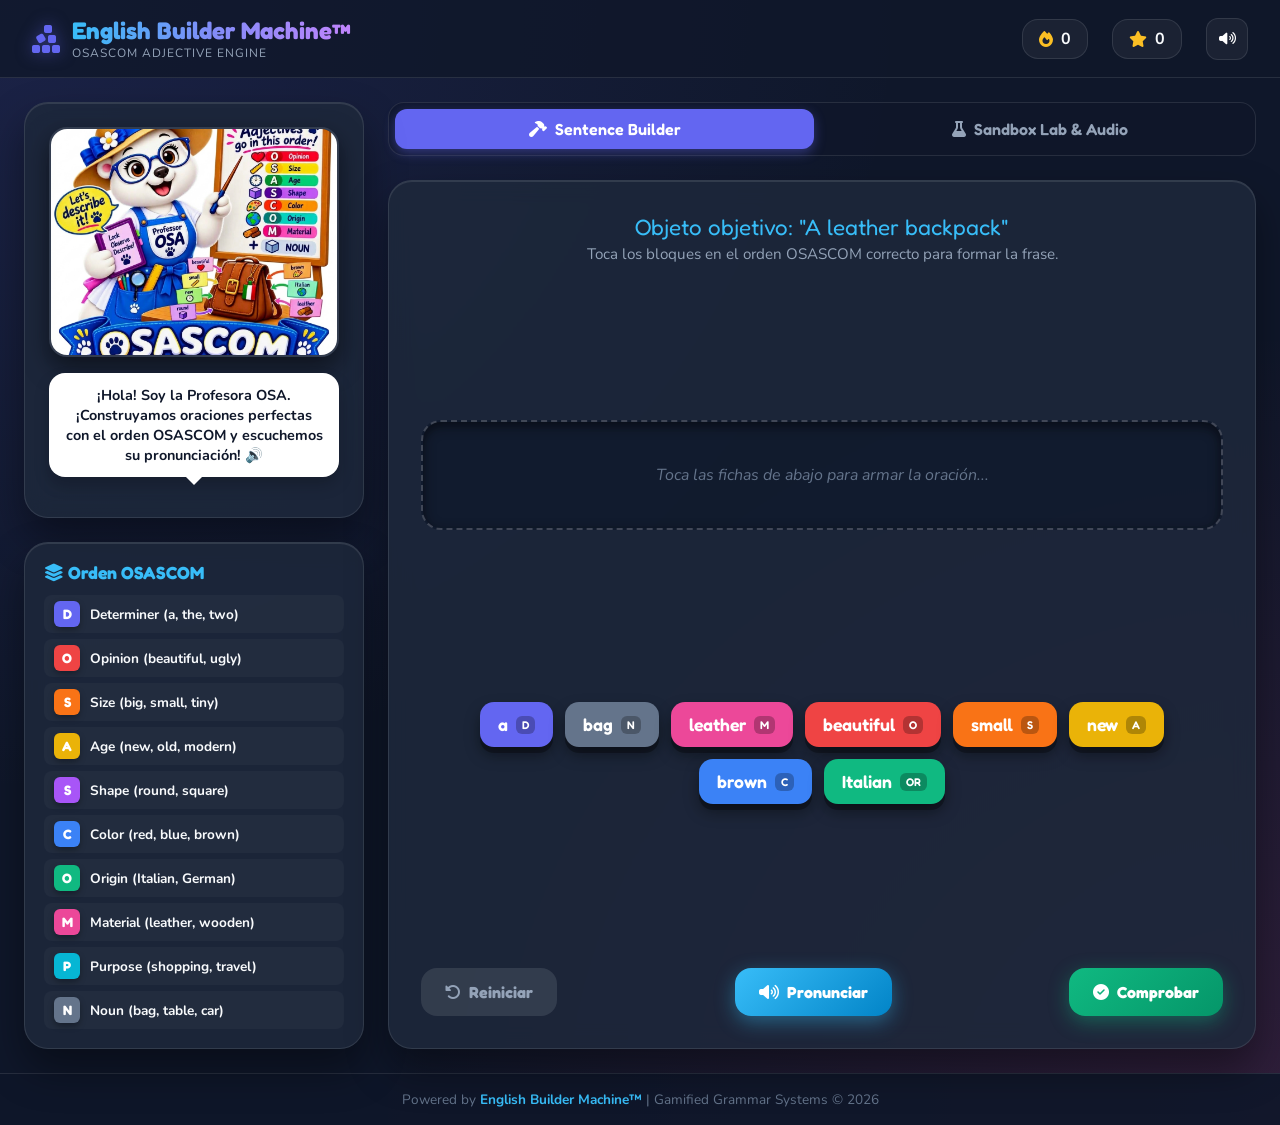
<file: New page osascom prototype/osascom-game.html>
<!DOCTYPE html>
<html lang="es">
<head>
    <meta charset="UTF-8">
    <meta name="viewport" content="width=device-width, initial-scale=1.0">
    <title>OSASCOM Game - English Builder Machine™</title>
    <!-- FontAwesome icons -->
    <link rel="stylesheet" href="https://cdnjs.cloudflare.com/ajax/libs/font-awesome/6.4.0/css/all.min.css">
    <!-- Google Fonts -->
    <link href="https://fonts.googleapis.com/css2?family=Fredoka:wght@400;600;700&family=Nunito:wght@400;700;900&display=swap" rel="stylesheet">
    <style>
        :root {
            --card-bg: rgba(30, 41, 59, 0.85);
            --border-color: rgba(255, 255, 255, 0.1);
            
            /* OSASCOM Palette */
            --c-determiner: #6366f1; /* Indigo */
            --c-opinion: #ef4444;    /* Rojo */
            --c-size: #f97316;       /* Naranja */
            --c-age: #eab308;        /* Amarillo */
            --c-shape: #a855f7;      /* Morado */
            --c-color: #3b82f6;      /* Azul */
            --c-origin: #10b981;     /* Verde */
            --c-material: #ec4899;   /* Rosa */
            --c-purpose: #06b6d4;    /* Cyan */
            --c-noun: #64748b;       /* Gris */
        }

        * {
            box-sizing: border-box;
            margin: 0;
            padding: 0;
            user-select: none;
        }

        body {
            font-family: 'Nunito', sans-serif;
            background: #0f172a;
            background-image: 
                radial-gradient(at 0% 0%, rgba(99, 102, 241, 0.15) 0px, transparent 50%),
                radial-gradient(at 100% 100%, rgba(236, 72, 153, 0.15) 0px, transparent 50%);
            color: #f8fafc;
            min-height: 100vh;
            display: flex;
            flex-direction: column;
            overflow-x: hidden;
        }

        .glass-panel {
            background: var(--card-bg);
            backdrop-filter: blur(12px);
            border: 1px solid var(--border-color);
            box-shadow: 0 20px 40px rgba(0, 0, 0, 0.4),
                        inset 0 1px 0 rgba(255, 255, 255, 0.1);
            border-radius: 24px;
        }

        header {
            padding: 1rem 2rem;
            display: flex;
            justify-content: space-between;
            align-items: center;
            border-bottom: 1px solid var(--border-color);
            background: rgba(15, 23, 42, 0.8);
        }

        .logo-container {
            display: flex;
            align-items: center;
            gap: 12px;
        }

        .logo-icon {
            font-size: 2rem;
            color: #6366f1;
            filter: drop-shadow(0 0 8px rgba(99, 102, 241, 0.5));
        }

        .brand-title {
            font-family: 'Fredoka', sans-serif;
            font-size: 1.5rem;
            font-weight: 700;
            background: linear-gradient(90deg, #38bdf8, #818cf8, #c084fc);
            -webkit-background-clip: text;
            -webkit-text-fill-color: transparent;
        }

        .brand-sub {
            font-size: 0.75rem;
            color: #94a3b8;
            letter-spacing: 1px;
            text-transform: uppercase;
        }

        .stats-bar {
            display: flex;
            gap: 1.5rem;
            align-items: center;
        }

        .stat-badge {
            background: rgba(255, 255, 255, 0.05);
            padding: 8px 16px;
            border-radius: 16px;
            border: 1px solid var(--border-color);
            display: flex;
            align-items: center;
            gap: 8px;
            font-weight: 700;
        }

        .stat-badge i {
            color: #fbbf24;
        }

        .btn-sound {
            background: rgba(255, 255, 255, 0.05);
            border: 1px solid var(--border-color);
            color: #fff;
            width: 42px;
            height: 42px;
            border-radius: 12px;
            cursor: pointer;
            transition: all 0.2s;
        }

        .btn-sound:hover {
            background: rgba(255, 255, 255, 0.15);
            transform: scale(1.05);
        }

        main {
            flex: 1;
            max-width: 1300px;
            margin: 0 auto;
            width: 100%;
            padding: 1.5rem;
            display: grid;
            grid-template-columns: 340px 1fr;
            gap: 1.5rem;
        }

        .sidebar {
            display: flex;
            flex-direction: column;
            gap: 1.5rem;
        }

        .avatar-card {
            padding: 1.5rem;
            text-align: center;
            position: relative;
            overflow: hidden;
        }

        .avatar-img-wrapper {
            width: 100%;
            height: 230px;
            border-radius: 18px;
            overflow: hidden;
            margin-bottom: 1rem;
            box-shadow: 0 10px 25px rgba(0,0,0,0.5);
            border: 2px solid rgba(255,255,255,0.1);
        }

        .avatar-img-wrapper img {
            width: 100%;
            height: 100%;
            object-fit: cover;
        }

        .speech-bubble {
            background: #fff;
            color: #0f172a;
            padding: 12px 16px;
            border-radius: 16px;
            font-size: 0.9rem;
            font-weight: 700;
            position: relative;
            margin-bottom: 1rem;
            box-shadow: 0 8px 16px rgba(0,0,0,0.2);
        }

        .speech-bubble::after {
            content: '';
            position: absolute;
            bottom: -8px;
            left: 50%;
            transform: translateX(-50%);
            border-width: 8px 8px 0;
            border-style: solid;
            border-color: #fff transparent;
        }

        .osascom-legend {
            display: flex;
            flex-direction: column;
            gap: 6px;
        }

        .legend-item {
            display: flex;
            align-items: center;
            gap: 10px;
            padding: 6px 10px;
            border-radius: 8px;
            background: rgba(255,255,255,0.03);
            font-size: 0.85rem;
            font-weight: 700;
        }

        .legend-badge {
            width: 26px;
            height: 26px;
            border-radius: 6px;
            display: flex;
            align-items: center;
            justify-content: center;
            color: #fff;
            font-family: 'Fredoka', sans-serif;
            font-weight: 700;
            box-shadow: 0 3px 6px rgba(0,0,0,0.3);
        }

        .game-area {
            display: flex;
            flex-direction: column;
            gap: 1.5rem;
        }

        .mode-tabs {
            display: flex;
            gap: 1rem;
            background: rgba(15, 23, 42, 0.6);
            padding: 6px;
            border-radius: 16px;
            border: 1px solid var(--border-color);
        }

        .tab-btn {
            flex: 1;
            padding: 10px 16px;
            border: none;
            border-radius: 12px;
            background: transparent;
            color: #94a3b8;
            font-family: 'Fredoka', sans-serif;
            font-size: 1rem;
            font-weight: 600;
            cursor: pointer;
            transition: all 0.25s ease;
            display: flex;
            align-items: center;
            justify-content: center;
            gap: 8px;
        }

        .tab-btn.active {
            background: #6366f1;
            color: #fff;
            box-shadow: 0 4px 12px rgba(99, 102, 241, 0.4);
        }

        .board-container {
            padding: 2rem;
            flex: 1;
            display: flex;
            flex-direction: column;
            justify-content: space-between;
            min-height: 480px;
        }

        .challenge-header {
            text-align: center;
            margin-bottom: 1.5rem;
        }

        .challenge-title {
            font-family: 'Fredoka', sans-serif;
            font-size: 1.4rem;
            color: #38bdf8;
            margin-bottom: 4px;
        }

        .challenge-sub {
            color: #94a3b8;
            font-size: 0.95rem;
        }

        .target-sentence-zone {
            background: rgba(15, 23, 42, 0.7);
            border: 2px dashed rgba(255, 255, 255, 0.2);
            border-radius: 20px;
            padding: 1.5rem;
            min-height: 110px;
            display: flex;
            flex-wrap: wrap;
            align-items: center;
            justify-content: center;
            gap: 10px;
            margin-bottom: 1.5rem;
            box-shadow: inset 0 4px 12px rgba(0,0,0,0.5);
        }

        .block-card {
            padding: 12px 18px;
            border-radius: 14px;
            font-family: 'Fredoka', sans-serif;
            font-weight: 600;
            font-size: 1.1rem;
            color: #fff;
            cursor: pointer;
            box-shadow: 0 6px 0 rgba(0,0,0,0.3), 0 8px 15px rgba(0,0,0,0.4);
            transition: all 0.15s cubic-bezier(0.4, 0, 0.2, 1);
            display: flex;
            align-items: center;
            gap: 8px;
            position: relative;
            top: 0;
        }

        .block-card:hover {
            transform: translateY(-2px);
            box-shadow: 0 8px 0 rgba(0,0,0,0.3), 0 12px 20px rgba(0,0,0,0.4);
        }

        .block-card:active {
            top: 4px;
            box-shadow: 0 2px 0 rgba(0,0,0,0.3), 0 4px 8px rgba(0,0,0,0.4);
        }

        .block-tag {
            font-size: 0.7rem;
            background: rgba(0,0,0,0.25);
            padding: 2px 6px;
            border-radius: 6px;
            text-transform: uppercase;
        }

        .available-blocks-zone {
            display: flex;
            flex-wrap: wrap;
            justify-content: center;
            gap: 12px;
            padding: 1rem;
        }

        .action-bar {
            display: flex;
            justify-content: space-between;
            align-items: center;
            margin-top: 1rem;
            gap: 10px;
        }

        .btn-action {
            padding: 14px 24px;
            border-radius: 16px;
            border: none;
            font-family: 'Fredoka', sans-serif;
            font-size: 1rem;
            font-weight: 700;
            cursor: pointer;
            transition: all 0.2s;
            display: flex;
            align-items: center;
            gap: 8px;
        }

        .btn-speak {
            background: linear-gradient(135deg, #38bdf8, #0284c7);
            color: #fff;
            box-shadow: 0 6px 20px rgba(56, 189, 248, 0.4);
        }

        .btn-speak:hover {
            transform: scale(1.03);
            box-shadow: 0 8px 25px rgba(56, 189, 248, 0.6);
        }

        .btn-check {
            background: linear-gradient(135deg, #10b981, #059669);
            color: #fff;
            box-shadow: 0 6px 20px rgba(16, 185, 129, 0.4);
        }

        .btn-check:hover {
            transform: scale(1.03);
            box-shadow: 0 8px 25px rgba(16, 185, 129, 0.6);
        }

        .btn-reset {
            background: rgba(255, 255, 255, 0.1);
            color: #94a3b8;
        }

        .btn-reset:hover {
            background: rgba(255, 255, 255, 0.2);
            color: #fff;
        }

        /* Sandbox Grid Layout */
        .sandbox-container {
            display: none;
            flex-direction: column;
            gap: 1.5rem;
        }

        .sandbox-grid {
            display: grid;
            grid-template-columns: repeat(auto-fill, minmax(130px, 1fr));
            gap: 10px;
            max-height: 320px;
            overflow-y: auto;
            padding: 10px;
            background: rgba(15, 23, 42, 0.5);
            border-radius: 16px;
        }

        .sandbox-col {
            background: rgba(0,0,0,0.25);
            padding: 8px;
            border-radius: 12px;
            border: 1px solid rgba(255,255,255,0.05);
        }

        .sandbox-col-title {
            font-size: 0.75rem;
            font-weight: 700;
            text-align: center;
            margin-bottom: 8px;
            text-transform: uppercase;
            color: #38bdf8;
        }

        .sandbox-opt {
            padding: 6px 8px;
            font-size: 0.85rem;
            text-align: center;
            background: rgba(255,255,255,0.05);
            border-radius: 6px;
            margin-bottom: 6px;
            cursor: pointer;
            transition: all 0.2s;
        }

        .sandbox-opt:hover {
            background: rgba(255,255,255,0.2);
            transform: translateY(-1px);
        }

        footer {
            text-align: center;
            padding: 1rem;
            color: #64748b;
            font-size: 0.85rem;
            border-top: 1px solid var(--border-color);
            background: rgba(15, 23, 42, 0.9);
        }

        footer strong {
            color: #38bdf8;
        }

        @media (max-width: 900px) {
            main {
                grid-template-columns: 1fr;
            }
        }
    </style>
</head>
<body>

    <!-- Header -->
    <header>
        <div class="logo-container">
            <i class="fa-solid fa-cubes-stacked logo-icon"></i>
            <div>
                <h1 class="brand-title">English Builder Machine™</h1>
                <div class="brand-sub">OSASCOM Adjective Engine</div>
            </div>
        </div>

        <div class="stats-bar">
            <div class="stat-badge">
                <i class="fa-solid fa-fire"></i>
                <span id="streak-count">0</span>
            </div>
            <div class="stat-badge">
                <i class="fa-solid fa-star"></i>
                <span id="score-count">0</span>
            </div>
            <button class="btn-sound" id="toggle-sound" title="Sonido On/Off">
                <i class="fa-solid fa-volume-high"></i>
            </button>
        </div>
    </header>

    <!-- Main Content -->
    <main>
        <!-- Sidebar Avatar & OSASCOM Guide -->
        <aside class="sidebar">
            <div class="glass-panel avatar-card">
                <div class="avatar-img-wrapper">
                    <img src="11.jpg" alt="Professor OSA - English Builder Machine">
                </div>
                <div class="speech-bubble" id="avatar-talk">
                    ¡Hola! Soy la Profesora OSA. ¡Construyamos oraciones perfectas con el orden OSASCOM y escuchemos su pronunciación! 🔊
                </div>
            </div>

            <!-- Reference Legend -->
            <div class="glass-panel" style="padding: 1.2rem;">
                <h3 style="font-family:'Fredoka'; font-size:1.1rem; margin-bottom:12px; color:#38bdf8;">
                    <i class="fa-solid fa-layer-group"></i> Orden OSASCOM
                </h3>
                <div class="osascom-legend">
                    <div class="legend-item"><div class="legend-badge" style="background:var(--c-determiner);">D</div> Determiner (a, the, two)</div>
                    <div class="legend-item"><div class="legend-badge" style="background:var(--c-opinion);">O</div> Opinion (beautiful, ugly)</div>
                    <div class="legend-item"><div class="legend-badge" style="background:var(--c-size);">S</div> Size (big, small, tiny)</div>
                    <div class="legend-item"><div class="legend-badge" style="background:var(--c-age);">A</div> Age (new, old, modern)</div>
                    <div class="legend-item"><div class="legend-badge" style="background:var(--c-shape);">S</div> Shape (round, square)</div>
                    <div class="legend-item"><div class="legend-badge" style="background:var(--c-color);">C</div> Color (red, blue, brown)</div>
                    <div class="legend-item"><div class="legend-badge" style="background:var(--c-origin);">O</div> Origin (Italian, German)</div>
                    <div class="legend-item"><div class="legend-badge" style="background:var(--c-material);">M</div> Material (leather, wooden)</div>
                    <div class="legend-item"><div class="legend-badge" style="background:var(--c-purpose);">P</div> Purpose (shopping, travel)</div>
                    <div class="legend-item"><div class="legend-badge" style="background:var(--c-noun);">N</div> Noun (bag, table, car)</div>
                </div>
            </div>
        </aside>

        <!-- Game Area -->
        <section class="game-area">
            <!-- Mode Switcher -->
            <div class="mode-tabs">
                <button class="tab-btn active" id="tab-builder" onclick="switchMode('builder')">
                    <i class="fa-solid fa-hammer"></i> Sentence Builder
                </button>
                <button class="tab-btn" id="tab-sandbox" onclick="switchMode('sandbox')">
                    <i class="fa-solid fa-flask"></i> Sandbox Lab & Audio
                </button>
            </div>

            <!-- Mode 1: Builder Board -->
            <div class="glass-panel board-container" id="board-builder">
                <div class="challenge-header">
                    <div class="challenge-title" id="challenge-target-name">Crea la descripción para el objeto:</div>
                    <div class="challenge-sub">Toca los bloques en el orden OSASCOM correcto para formar la frase.</div>
                </div>

                <!-- Dropzone / Selected Sentence -->
                <div>
                    <div class="target-sentence-zone" id="sentence-dropzone">
                        <span style="color:#64748b; font-style:italic;" id="placeholder-text">Toca las fichas de abajo para armar la oración...</span>
                    </div>
                </div>

                <!-- Available Blocks Pool -->
                <div class="available-blocks-zone" id="blocks-pool"></div>

                <!-- Action Controls -->
                <div class="action-bar">
                    <button class="btn-action btn-reset" onclick="resetCurrentChallenge()">
                        <i class="fa-solid fa-rotate-left"></i> Reiniciar
                    </button>
                    <button class="btn-action btn-speak" onclick="speakCurrentSentence()">
                        <i class="fa-solid fa-volume-high"></i> Pronunciar
                    </button>
                    <button class="btn-action btn-check" onclick="checkAnswer()">
                        <i class="fa-solid fa-circle-check"></i> Comprobar
                    </button>
                </div>
            </div>

            <!-- Mode 2: Sandbox Board -->
            <div class="glass-panel board-container sandbox-container" id="board-sandbox">
                <div class="challenge-header">
                    <div class="challenge-title">Laboratorio Libre & Pronunciación</div>
                    <div class="challenge-sub">Elige palabras de cada columna para componer frases personalizadas y escuchar la voz nativa.</div>
                </div>

                <div class="target-sentence-zone" id="sandbox-dropzone">
                    <span style="color:#64748b; font-style:italic;">Haz clic en las categorías para añadir palabras...</span>
                </div>

                <!-- Sandbox Columns Grid -->
                <div class="sandbox-grid" id="sandbox-grid-content"></div>

                <div class="action-bar">
                    <button class="btn-action btn-reset" onclick="clearSandbox()">
                        <i class="fa-solid fa-trash"></i> Limpiar
                    </button>
                    <button class="btn-action btn-speak" onclick="speakSandboxSentence()">
                        <i class="fa-solid fa-volume-high"></i> Escuchar Frase Completa
                    </button>
                </div>
            </div>
        </section>
    </main>

    <!-- Footer -->
    <footer>
        Powered by <strong>English Builder Machine™</strong> | Gamified Grammar Systems &copy; 2026
    </footer>

    <!-- Game Logic & Speech Synthesis -->
    <script>
        const CATEGORIES = {
            D: { name: 'Determiner', color: 'var(--c-determiner)', order: 1 },
            O: { name: 'Opinion', color: 'var(--c-opinion)', order: 2 },
            S: { name: 'Size', color: 'var(--c-size)', order: 3 },
            A: { name: 'Age', color: 'var(--c-age)', order: 4 },
            Sh: { name: 'Shape', color: 'var(--c-shape)', order: 5 },
            C: { name: 'Color', color: 'var(--c-color)', order: 6 },
            Or: { name: 'Origin', color: 'var(--c-origin)', order: 7 },
            M: { name: 'Material', color: 'var(--c-material)', order: 8 },
            P: { name: 'Purpose', color: 'var(--c-purpose)', order: 9 },
            N: { name: 'Noun', color: 'var(--c-noun)', order: 10 }
        };

        const sandboxData = {
            D: ['a', 'an', 'the', 'some', 'my', 'that'],
            O: ['beautiful', 'expensive', 'amazing', 'useful', 'ugly', 'delicious'],
            S: ['small', 'large', 'tiny', 'huge', 'short', 'tall'],
            A: ['new', 'old', 'modern', 'ancient', 'young'],
            Sh: ['round', 'square', 'oval', 'rectangular'],
            C: ['brown', 'red', 'blue', 'black', 'white', 'green'],
            Or: ['Italian', 'German', 'American', 'Japanese', 'Spanish'],
            M: ['leather', 'wooden', 'metal', 'plastic', 'glass'],
            P: ['shopping', 'racing', 'travel', 'sleeping'],
            N: ['bag', 'table', 'car', 'watch', 'house', 'phone']
        };

        const challenges = [
            {
                target: "A leather backpack",
                correctSequence: [
                    { word: "a", cat: "D" },
                    { word: "beautiful", cat: "O" },
                    { word: "small", cat: "S" },
                    { word: "new", cat: "A" },
                    { word: "brown", cat: "C" },
                    { word: "Italian", cat: "Or" },
                    { word: "leather", cat: "M" },
                    { word: "bag", cat: "N" }
                ]
            },
            {
                target: "A dining table",
                correctSequence: [
                    { word: "the", cat: "D" },
                    { word: "expensive", cat: "O" },
                    { word: "large", cat: "S" },
                    { word: "round", cat: "Sh" },
                    { word: "wooden", cat: "M" },
                    { word: "table", cat: "N" }
                ]
            },
            {
                target: "A sports car",
                correctSequence: [
                    { word: "an", cat: "D" },
                    { word: "amazing", cat: "O" },
                    { word: "modern", cat: "A" },
                    { word: "red", cat: "C" },
                    { word: "German", cat: "Or" },
                    { word: "racing", cat: "P" },
                    { word: "car", cat: "N" }
                ]
            }
        ];

        let currentChallengeIndex = 0;
        let selectedBlocks = [];
        let poolBlocks = [];
        let sandboxSelected = [];
        let score = 0;
        let streak = 0;
        let soundEnabled = true;

        // Web Audio API for FX
        const audioCtx = new (window.AudioContext || window.webkitAudioContext)();

        function playSound(type) {
            if (!soundEnabled) return;
            const osc = audioCtx.createOscillator();
            const gain = audioCtx.createGain();
            osc.connect(gain);
            gain.connect(audioCtx.destination);

            if (type === 'click') {
                osc.frequency.setValueAtTime(400, audioCtx.currentTime);
                gain.gain.setValueAtTime(0.08, audioCtx.currentTime);
                osc.start();
                osc.stop(audioCtx.currentTime + 0.05);
            } else if (type === 'success') {
                osc.frequency.setValueAtTime(523.25, audioCtx.currentTime);
                osc.frequency.setValueAtTime(659.25, audioCtx.currentTime + 0.1);
                osc.frequency.setValueAtTime(783.99, audioCtx.currentTime + 0.2);
                gain.gain.setValueAtTime(0.15, audioCtx.currentTime);
                osc.start();
                osc.stop(audioCtx.currentTime + 0.35);
            } else if (type === 'error') {
                osc.frequency.setValueAtTime(200, audioCtx.currentTime);
                gain.gain.setValueAtTime(0.15, audioCtx.currentTime);
                osc.start();
                osc.stop(audioCtx.currentTime + 0.2);
            }
        }

        // Speech Synthesis Engine
        function speakText(text) {
            if ('speechSynthesis' in window) {
                window.speechSynthesis.cancel(); // Stop ongoing audio
                const utterance = new SpeechSynthesisUtterance(text);
                utterance.lang = 'en-US';
                utterance.rate = 0.9; // Slightly slower for clear English learning
                window.speechSynthesis.speak(utterance);
            } else {
                alert("Tu navegador no soporta sintetizador de voz SpeechSynthesis.");
            }
        }

        function speakCurrentSentence() {
            if (selectedBlocks.length === 0) return;
            const sentence = selectedBlocks.map(b => b.word).join(' ');
            speakText(sentence);
        }

        function speakSandboxSentence() {
            if (sandboxSelected.length === 0) return;
            const sentence = sandboxSelected.map(b => b.word).join(' ');
            speakText(sentence);
        }

        // Builder Game
        function loadChallenge(index) {
            const challenge = challenges[index];
            document.getElementById('challenge-target-name').innerText = `Objeto objetivo: "${challenge.target}"`;
            selectedBlocks = [];
            poolBlocks = [...challenge.correctSequence].sort(() => Math.random() - 0.5);
            renderBoard();
        }

        function renderBoard() {
            const dropzone = document.getElementById('sentence-dropzone');
            const pool = document.getElementById('blocks-pool');

            dropzone.innerHTML = '';
            if (selectedBlocks.length === 0) {
                dropzone.innerHTML = '<span style="color:#64748b; font-style:italic;">Toca las fichas de abajo para armar la oración...</span>';
            } else {
                selectedBlocks.forEach((item, idx) => {
                    const block = createBlockElem(item, () => unselectBlock(idx));
                    dropzone.appendChild(block);
                });
            }

            pool.innerHTML = '';
            poolBlocks.forEach((item, idx) => {
                const block = createBlockElem(item, () => selectBlock(idx));
                pool.appendChild(block);
            });
        }

        function createBlockElem(item, onClick) {
            const div = document.createElement('div');
            div.className = 'block-card';
            const catInfo = CATEGORIES[item.cat] || { color: '#64748b' };
            div.style.background = catInfo.color;
            
            div.innerHTML = `
                <span>${item.word}</span>
                <span class="block-tag">${item.cat}</span>
            `;
            div.onclick = () => {
                playSound('click');
                speakText(item.word); // Speak single word when clicked
                onClick();
            };
            return div;
        }

        function selectBlock(index) {
            const item = poolBlocks.splice(index, 1)[0];
            selectedBlocks.push(item);
            renderBoard();
        }

        function unselectBlock(index) {
            const item = selectedBlocks.splice(index, 1)[0];
            poolBlocks.push(item);
            renderBoard();
        }

        function resetCurrentChallenge() {
            playSound('click');
            loadChallenge(currentChallengeIndex);
        }

        function checkAnswer() {
            const challenge = challenges[currentChallengeIndex];
            const currentSentence = selectedBlocks.map(b => b.word).join(' ');
            const targetSentence = challenge.correctSequence.map(b => b.word).join(' ');

            if (currentSentence === targetSentence) {
                playSound('success');
                speakText(targetSentence);
                score += 100;
                streak += 1;
                document.getElementById('score-count').innerText = score;
                document.getElementById('streak-count').innerText = streak;
                
                document.getElementById('avatar-talk').innerText = "¡Excelente! ¡Frase perfecta y pronunciada con éxito! 🌟";
                
                setTimeout(() => {
                    currentChallengeIndex = (currentChallengeIndex + 1) % challenges.length;
                    loadChallenge(currentChallengeIndex);
                    document.getElementById('avatar-talk').innerText = "¡Sigamos con el siguiente reto!";
                }, 2500);
            } else {
                playSound('error');
                streak = 0;
                document.getElementById('streak-count').innerText = streak;
                document.getElementById('avatar-talk').innerText = "¡Casi! Revisa el orden OSASCOM. Toca 'Pronunciar' para escuchar cómo suena.";
            }
        }

        // Sandbox Laboratory
        function initSandbox() {
            const grid = document.getElementById('sandbox-grid-content');
            grid.innerHTML = '';

            Object.keys(CATEGORIES).forEach(catKey => {
                const cat = CATEGORIES[catKey];
                const col = document.createElement('div');
                col.className = 'sandbox-col';
                col.innerHTML = `<div class="sandbox-col-title" style="color:${cat.color}">${catKey} (${cat.name})</div>`;

                const words = sandboxData[catKey] || [];
                words.forEach(word => {
                    const opt = document.createElement('div');
                    opt.className = 'sandbox-opt';
                    opt.innerText = word;
                    opt.onclick = () => {
                        playSound('click');
                        speakText(word);
                        sandboxSelected.push({ word, cat: catKey });
                        renderSandboxDropzone();
                    };
                    col.appendChild(opt);
                });

                grid.appendChild(col);
            });
        }

        function renderSandboxDropzone() {
            const zone = document.getElementById('sandbox-dropzone');
            zone.innerHTML = '';
            if (sandboxSelected.length === 0) {
                zone.innerHTML = '<span style="color:#64748b; font-style:italic;">Haz clic en las palabras de las columnas para armar tu frase personalizada...</span>';
                return;
            }

            sandboxSelected.forEach((item, idx) => {
                const block = createBlockElem(item, () => {
                    sandboxSelected.splice(idx, 1);
                    renderSandboxDropzone();
                });
                zone.appendChild(block);
            });
        }

        function clearSandbox() {
            playSound('click');
            sandboxSelected = [];
            renderSandboxDropzone();
        }

        // Mode Switching
        function switchMode(mode) {
            playSound('click');
            document.querySelectorAll('.tab-btn').forEach(btn => btn.classList.remove('active'));

            if (mode === 'builder') {
                document.getElementById('tab-builder').classList.add('active');
                document.getElementById('board-builder').style.display = 'flex';
                document.getElementById('board-sandbox').style.display = 'none';
                document.getElementById('avatar-talk').innerText = "¡Modo Sentence Builder activo! ¡Construye y escucha!";
            } else if (mode === 'sandbox') {
                document.getElementById('tab-sandbox').classList.add('active');
                document.getElementById('board-builder').style.display = 'none';
                document.getElementById('board-sandbox').style.display = 'flex';
                document.getElementById('avatar-talk').innerText = "¡Sandbox Lab! Selecciona adjetivos libremente y escucha su pronunciación nativa.";
                initSandbox();
            }
        }

        // Toggle Sound FX
        document.getElementById('toggle-sound').onclick = function() {
            soundEnabled = !soundEnabled;
            this.innerHTML = soundEnabled ? '<i class="fa-solid fa-volume-high"></i>' : '<i class="fa-solid fa-volume-xmark"></i>';
        };

        // Initialize App
        loadChallenge(0);
    </script>
</body>
</html>
</file>
